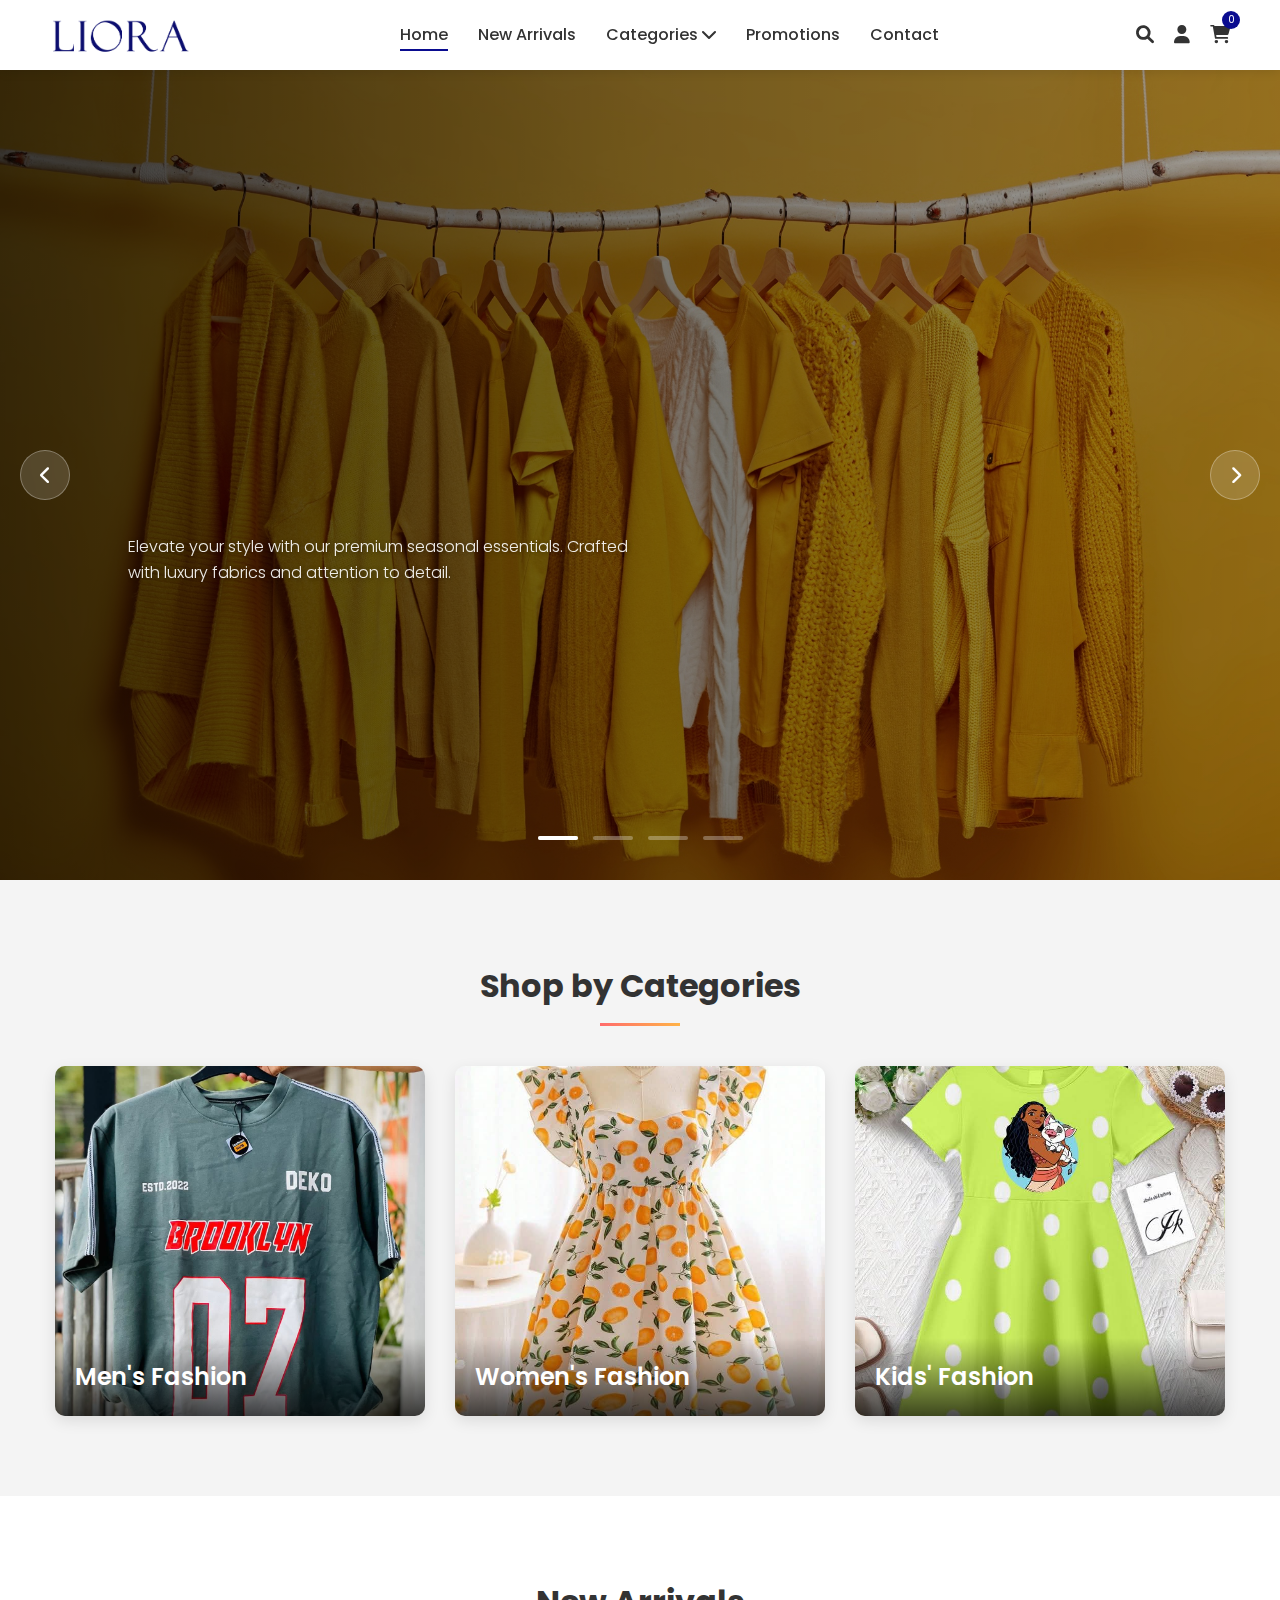
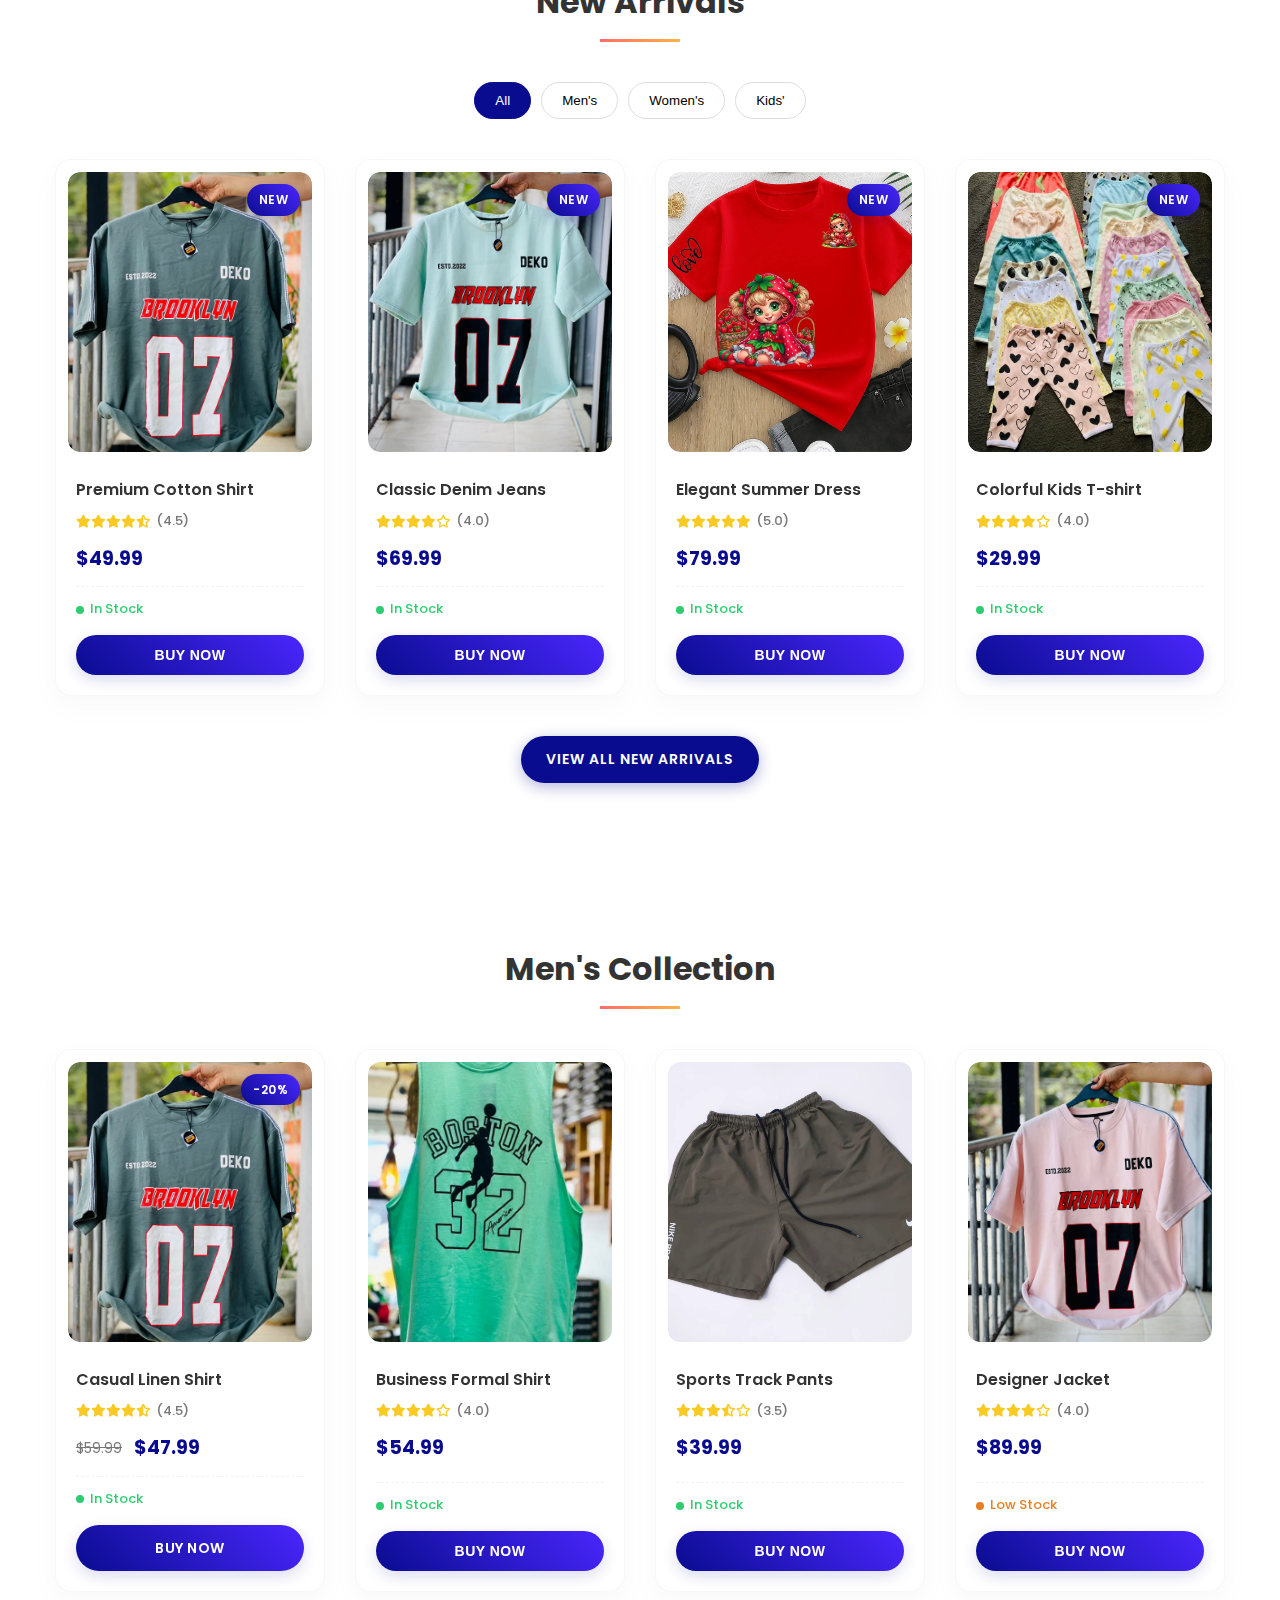
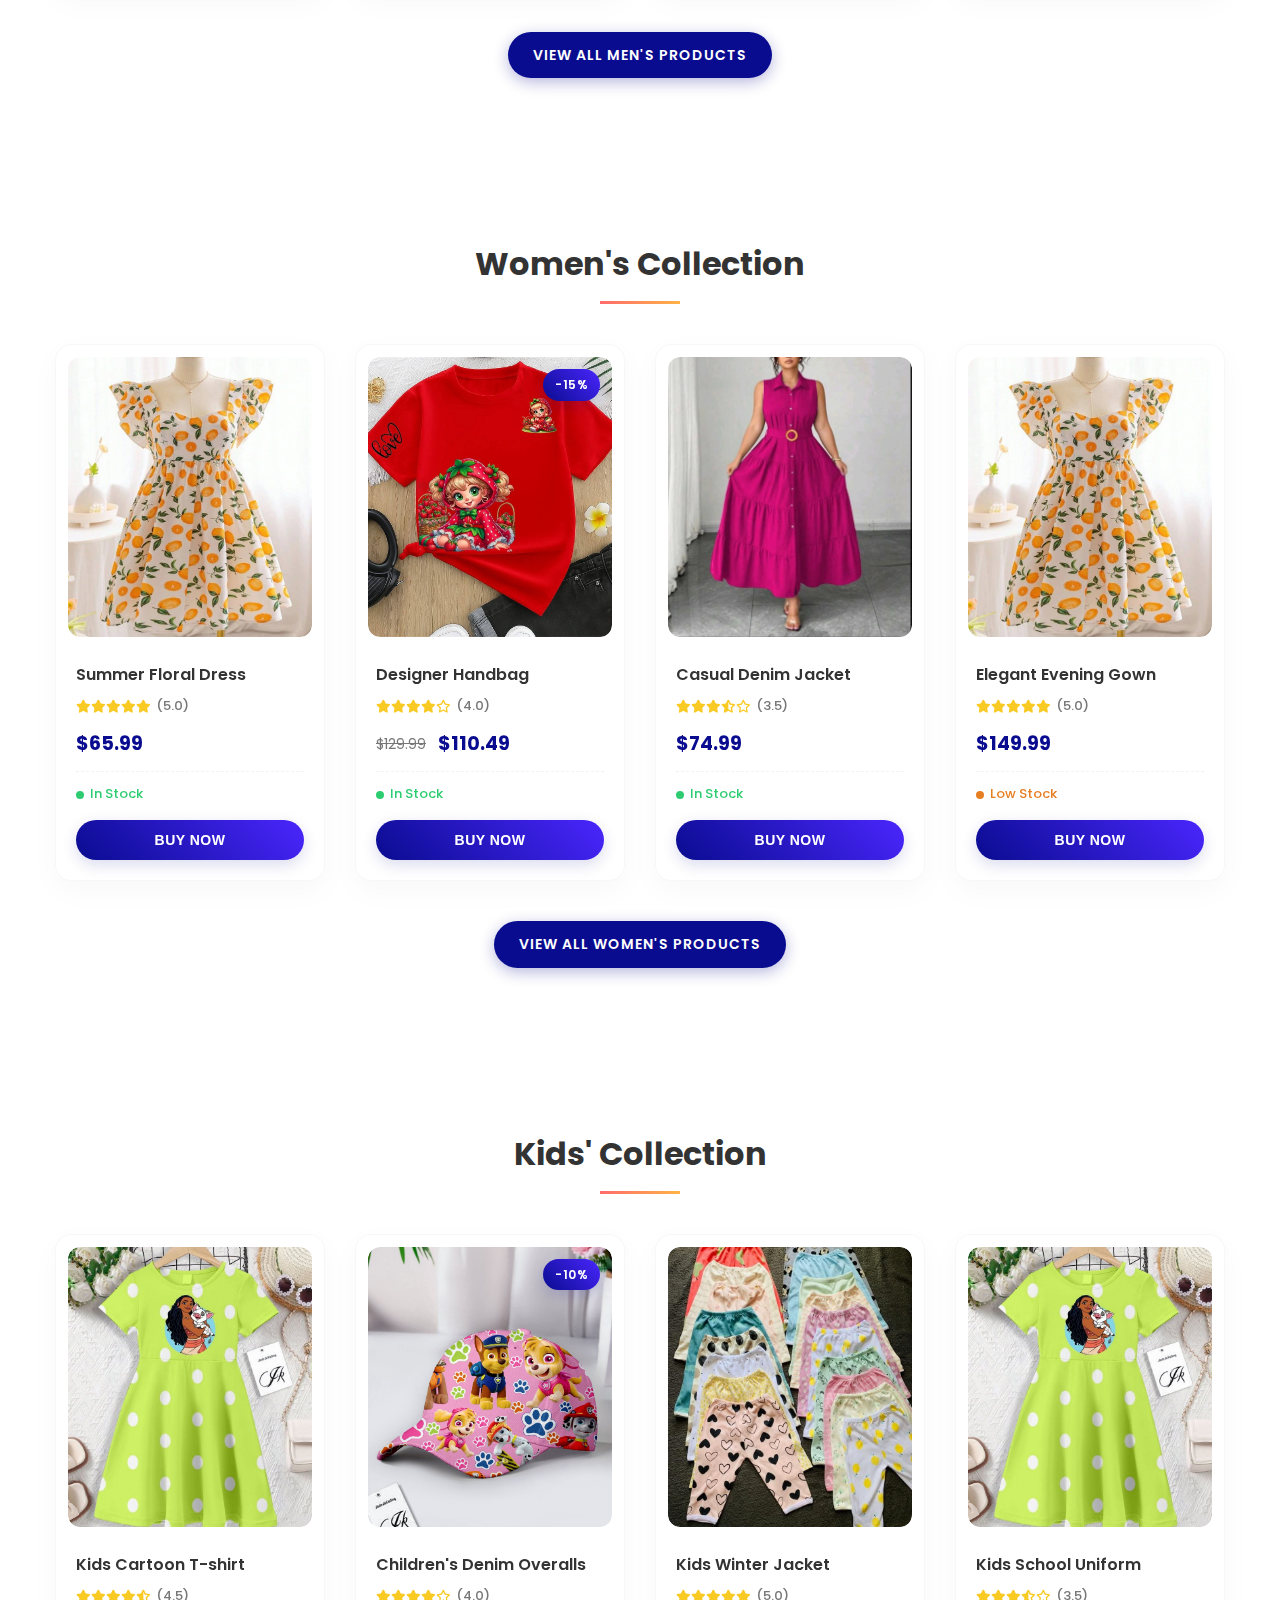
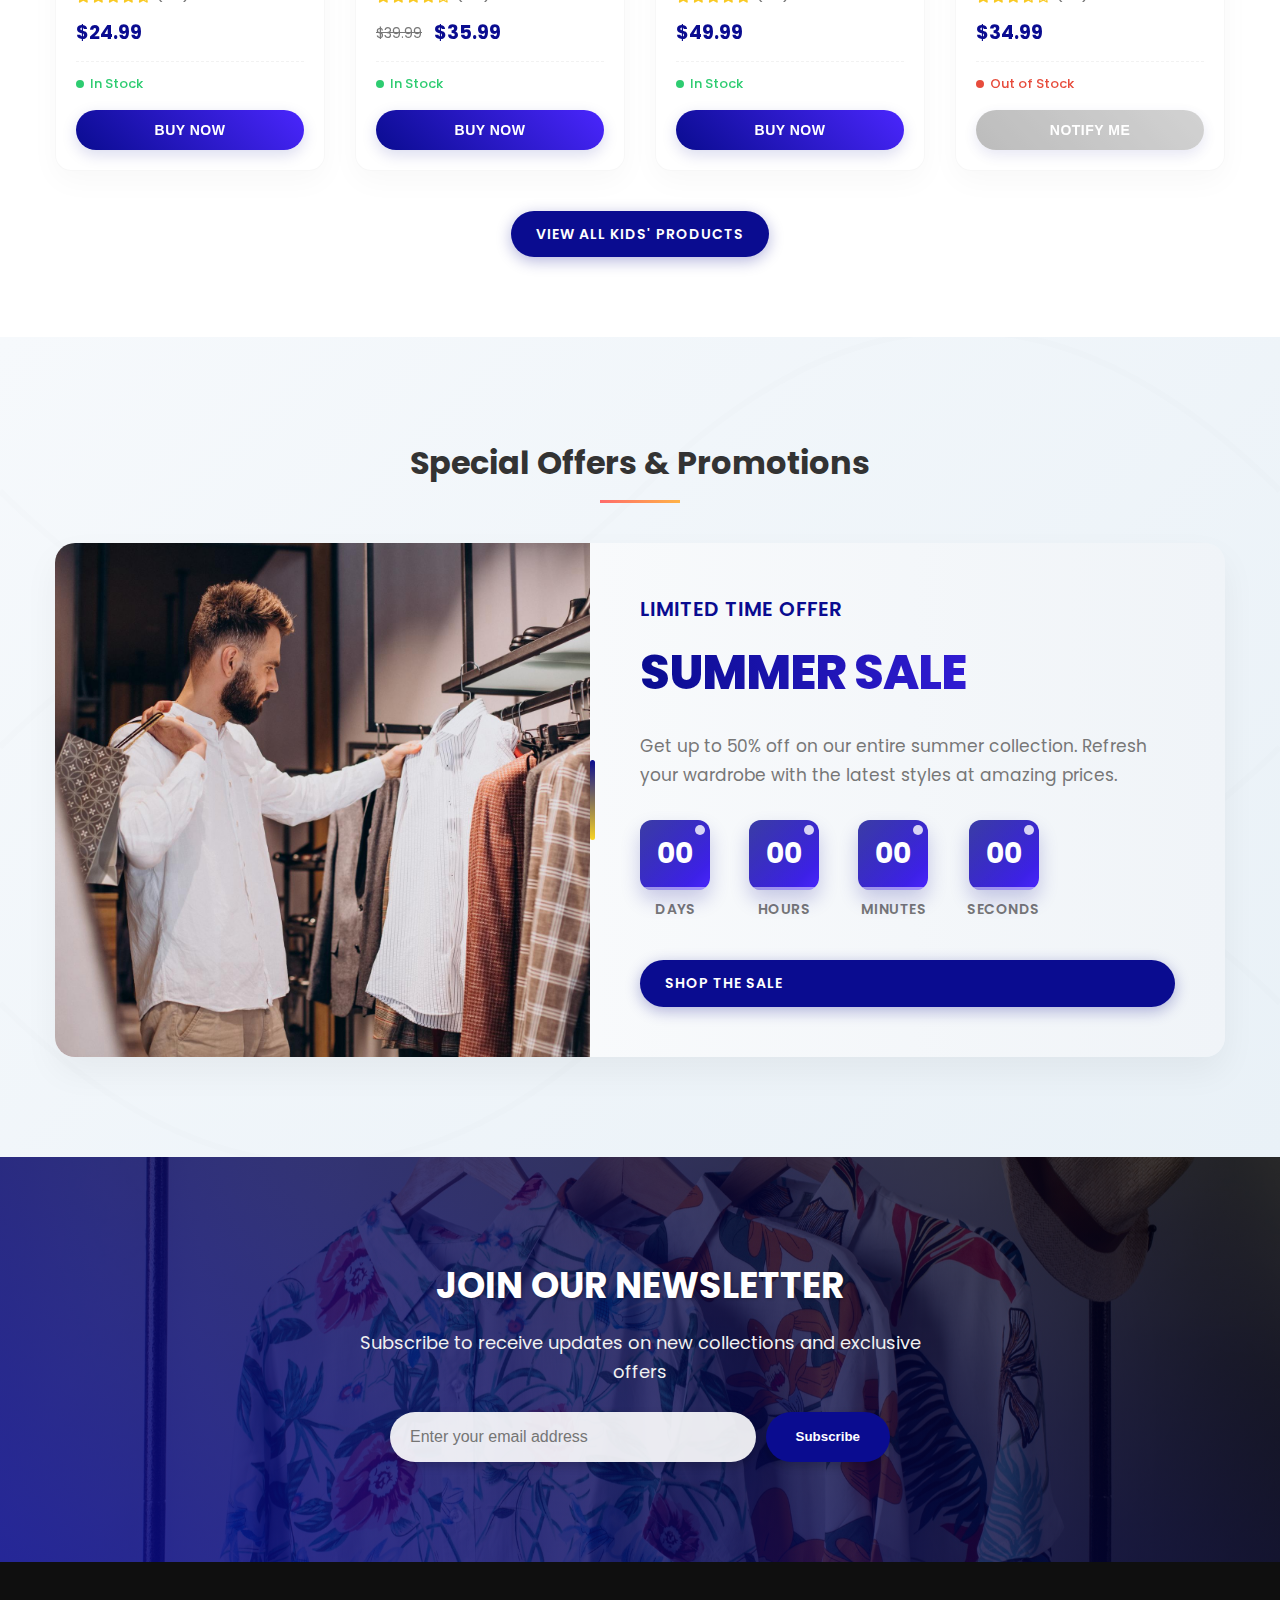
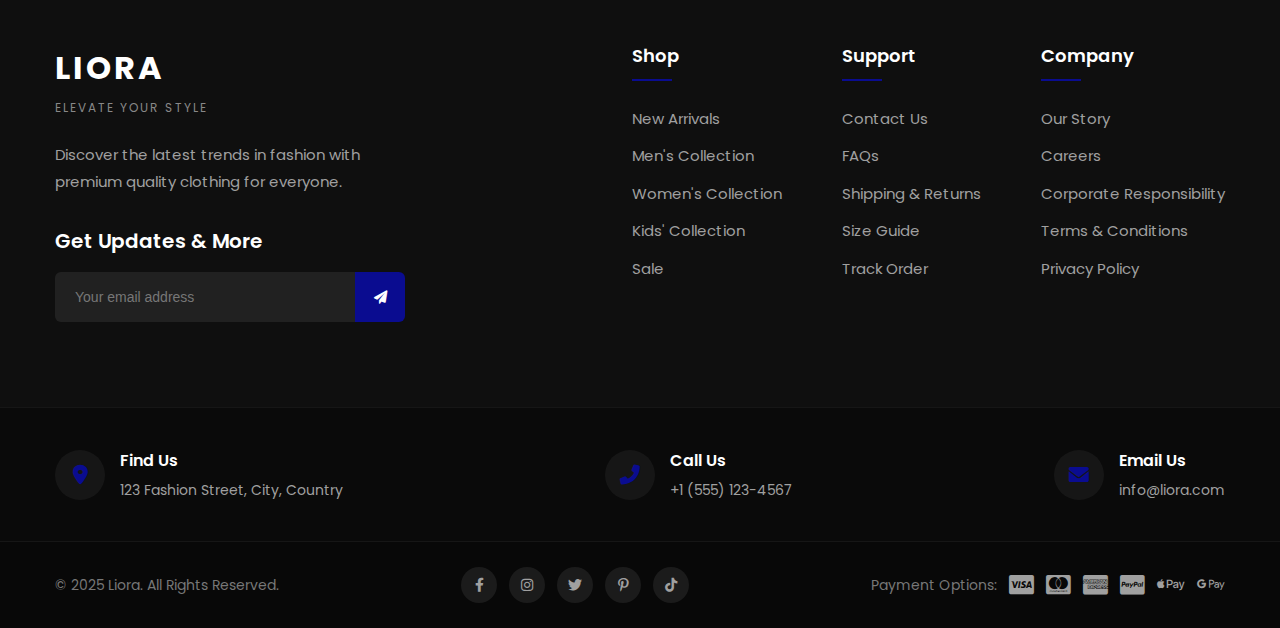
<file: index.html>
<!DOCTYPE html>
<html lang="en">
<head>
    <meta charset="UTF-8">
    <meta name="viewport" content="width=device-width, initial-scale=1.0">
    <title>Liora - Modern Clothing Store</title>
    <link rel="stylesheet" href="styles.css">
    <link rel="stylesheet" href="https://cdnjs.cloudflare.com/ajax/libs/font-awesome/6.0.0/css/all.min.css">
    <link href="https://fonts.googleapis.com/css2?family=Poppins:wght@300;400;500;600;700&display=swap" rel="stylesheet">
</head>
<body>
    <!-- Scroll Progress Bar -->
    <div class="scroll-progress-container">
        <div class="scroll-progress-bar"></div>
    </div>
    
    <!-- Back to Top Button -->
    <div class="back-to-top">
        <i class="fas fa-chevron-up"></i>
    </div>

    <!-- Header Section -->
    <header>
        <div class="logo-container">
            <img src="assets/Logo.png" alt="Liora Logo" class="logo">
        </div>
        <div class="menu-toggle">
            <img src="assets/menu.png" alt="Menu" class="menu-icon">
        </div>
        <nav class="navigation">
            <ul>
                <li><a href="#home" class="active">Home</a></li>
                <li><a href="#new-arrivals">New Arrivals</a></li>
                <li class="dropdown">
                    <a href="#categories">Categories <i class="fas fa-chevron-down"></i></a>
                    <div class="dropdown-content">
                        <a href="#mens">Men's Collection</a>
                        <a href="#womens">Women's Collection</a>
                        <a href="#kids">Kids' Collection</a>
                    </div>
                </li>
                <li><a href="#promotions">Promotions</a></li>
                <li><a href="#contact">Contact</a></li>
            </ul>
        </nav>
        <div class="header-icons">
            <a href="#search"><i class="fas fa-search"></i></a>
            <a href="#account"><i class="fas fa-user"></i></a>
            <a href="#cart"><i class="fas fa-shopping-cart"></i><span class="cart-count">0</span></a>
        </div>
    </header>

    <!-- Modern Hero Section with Slider & Advanced Animations -->
    <section class="hero-section" id="home">
        <div class="slider">
            <div class="slide active">
                <div class="slide-bg-wrapper">
                    <img src="assets/Header1.jpg" alt="Fall Fashion Collection" class="slide-bg">
                    <div class="slide-overlay"></div>
                </div>
                <div class="slide-content">
                    <div class="content-animation">
                        <span class="subtitle">New Season Styles</span>
                        <h2 class="animate-text">Fall Collection 2025</h2>
                        <p class="animate-text delay-1">Discover the latest trends in fashion</p>
                        <p class="slide-description animate-text delay-2">Elevate your style with our premium seasonal essentials. Crafted with luxury fabrics and attention to detail.</p>
                        <a href="#new-arrivals" class="btn animate-btn delay-3">Shop Now</a>
                    </div>
                </div>
            </div>
            <div class="slide">
                <div class="slide-bg-wrapper">
                    <img src="assets/Header2.jpg" alt="Premium Fashion Collection" class="slide-bg">
                    <div class="slide-overlay"></div>
                </div>
                <div class="slide-content">
                    <div class="content-animation">
                        <span class="subtitle">Handcrafted Excellence</span>
                        <h2 class="animate-text">Premium Quality</h2>
                        <p class="animate-text delay-1">Exclusive designs for every occasion</p>
                        <p class="slide-description animate-text delay-2">Timeless elegance meets contemporary style in our curated collection. Perfect for special events and everyday luxury.</p>
                        <a href="#promotions" class="btn animate-btn delay-3">View Offers</a>
                    </div>
                </div>
            </div>
            <div class="slide">
                <div class="slide-bg-wrapper">
                    <img src="assets/Header3.jpg" alt="Seasonal Collection" class="slide-bg">
                    <div class="slide-overlay"></div>
                </div>
                <div class="slide-content">
                    <div class="content-animation">
                        <span class="subtitle">Season's Finest</span>
                        <h2 class="animate-text">Autumn Essentials</h2>
                        <p class="animate-text delay-1">Comfort meets style in our new arrivals</p>
                        <p class="slide-description animate-text delay-2">Discover the perfect blend of comfort and elegance with our curated autumn selection. Designed for the modern lifestyle.</p>
                        <a href="#new-arrivals" class="btn animate-btn delay-3">Explore Now</a>
                    </div>
                </div>
            </div>
            <div class="slide">
                <div class="slide-bg-wrapper">
                    <img src="assets/Header4.jpg" alt="Limited Edition Collection" class="slide-bg">
                    <div class="slide-overlay"></div>
                </div>
                <div class="slide-content">
                    <div class="content-animation">
                        <span class="subtitle">Limited Edition</span>
                        <h2 class="animate-text">Exclusive Release</h2>
                        <p class="animate-text delay-1">Designed for the trendsetters</p>
                        <p class="slide-description animate-text delay-2">Be among the first to own our limited edition pieces. Exceptional craftsmanship with unique designs that stand out.</p>
                        <a href="#collections" class="btn animate-btn delay-3">Shop Collection</a>
                    </div>
                </div>
            </div>
        </div>
        <div class="slider-controls">
            <button class="prev"><i class="fas fa-chevron-left"></i></button>
            <button class="next"><i class="fas fa-chevron-right"></i></button>
        </div>
        <div class="slider-pagination">
            <div class="slider-dots">
                <span class="dot active" data-slide="0"><span class="dot-progress"></span></span>
                <span class="dot" data-slide="1"><span class="dot-progress"></span></span>
                <span class="dot" data-slide="2"><span class="dot-progress"></span></span>
                <span class="dot" data-slide="3"><span class="dot-progress"></span></span>
            </div>
        </div>
    </section>

    <!-- Featured Categories -->
    <section class="categories-section">
        <div class="container">
            <h2 class="section-title">Shop by Categories</h2>
            <div class="categories-grid">
                <div class="category-card" onclick="location.href='#mens'">
                    <img src="assets/mens/Product1.jpeg" alt="Men's Fashion">
                    <div class="category-title">Men's Fashion</div>
                </div>
                <div class="category-card" onclick="location.href='#womens'">
                    <img src="assets/Women/Product1.jpeg" alt="Women's Fashion">
                    <div class="category-title">Women's Fashion</div>
                </div>
                <div class="category-card" onclick="location.href='#kids'">
                    <img src="assets/Kids/Product1.jpeg" alt="Kids' Fashion">
                    <div class="category-title">Kids' Fashion</div>
                </div>
            </div>
        </div>
    </section>

    <!-- New Arrivals Section -->
    <section class="products-section" id="new-arrivals">
        <div class="container">
            <h2 class="section-title">New Arrivals</h2>
            <div class="filter-tabs">
                <button class="filter-btn active" data-filter="all">All</button>
                <button class="filter-btn" data-filter="mens">Men's</button>
                <button class="filter-btn" data-filter="womens">Women's</button>
                <button class="filter-btn" data-filter="kids">Kids'</button>
            </div>
            <div class="products-grid">
                <!-- Men's Products -->
                <div class="product-card" data-category="mens">
                    <div class="product-image">
                        <span class="discount-tag">New</span>
                        <img src="assets/Product(Mens)/Product1.jpeg" alt="Men's Product">
                        <div class="product-overlay">
                            <a href="#" class="btn-view"><i class="fas fa-eye"></i></a>
                            <a href="#" class="btn-cart"><i class="fas fa-shopping-cart"></i></a>
                            <a href="#" class="btn-wishlist"><i class="fas fa-heart"></i></a>
                        </div>
                    </div>
                    <div class="product-info">
                        <h3>Premium Cotton Shirt</h3>
                        <div class="rating">
                            <i class="fas fa-star"></i>
                            <i class="fas fa-star"></i>
                            <i class="fas fa-star"></i>
                            <i class="fas fa-star"></i>
                            <i class="fas fa-star-half-alt"></i>
                            <span>(4.5)</span>
                        </div>
                        <div class="product-price">
                            <span class="price">$49.99</span>
                        </div>
                        <div class="product-availability">
                            <span class="in-stock">In Stock</span>
                        </div>
                        <button class="buy-now-btn">
                            Buy Now
                        </button>
                    </div>
                </div>
                <div class="product-card" data-category="mens">
                    <div class="product-image">
                        <span class="discount-tag">New</span>
                        <img src="assets/Product(Mens)/Product1,1.jpeg" alt="Men's Product">
                        <div class="product-overlay">
                            <a href="#" class="btn-view"><i class="fas fa-eye"></i></a>
                            <a href="#" class="btn-cart"><i class="fas fa-shopping-cart"></i></a>
                            <a href="#" class="btn-wishlist"><i class="fas fa-heart"></i></a>
                        </div>
                    </div>
                    <div class="product-info">
                        <h3>Classic Denim Jeans</h3>
                        <div class="rating">
                            <i class="fas fa-star"></i>
                            <i class="fas fa-star"></i>
                            <i class="fas fa-star"></i>
                            <i class="fas fa-star"></i>
                            <i class="far fa-star"></i>
                            <span>(4.0)</span>
                        </div>
                        <div class="product-price">
                            <span class="price">$69.99</span>
                        </div>
                        <div class="product-availability">
                            <span class="in-stock">In Stock</span>
                        </div>
                        <button class="buy-now-btn">
                            Buy Now
                        </button>
                    </div>
                </div>
                <!-- Women's Products -->
                <div class="product-card" data-category="womens">
                    <div class="product-image">
                        <span class="discount-tag">New</span>
                        <img src="assets/Women/Product2.jpeg" alt="Women's Product">
                        <div class="product-overlay">
                            <a href="#" class="btn-view"><i class="fas fa-eye"></i></a>
                            <a href="#" class="btn-cart"><i class="fas fa-shopping-cart"></i></a>
                            <a href="#" class="btn-wishlist"><i class="fas fa-heart"></i></a>
                        </div>
                    </div>
                    <div class="product-info">
                        <h3>Elegant Summer Dress</h3>
                        <div class="rating">
                            <i class="fas fa-star"></i>
                            <i class="fas fa-star"></i>
                            <i class="fas fa-star"></i>
                            <i class="fas fa-star"></i>
                            <i class="fas fa-star"></i>
                            <span>(5.0)</span>
                        </div>
                        <div class="product-price">
                            <span class="price">$79.99</span>
                        </div>
                        <div class="product-availability">
                            <span class="in-stock">In Stock</span>
                        </div>
                        <button class="buy-now-btn">
                            Buy Now
                        </button>
                    </div>
                </div>
                <!-- Kids Products -->
                <div class="product-card" data-category="kids">
                    <div class="product-image">
                        <span class="discount-tag">New</span>
                        <img src="assets/Kids/Product3.jpeg" alt="Kids' Product">
                        <div class="product-overlay">
                            <a href="#" class="btn-view"><i class="fas fa-eye"></i></a>
                            <a href="#" class="btn-cart"><i class="fas fa-shopping-cart"></i></a>
                            <a href="#" class="btn-wishlist"><i class="fas fa-heart"></i></a>
                        </div>
                    </div>
                    <div class="product-info">
                        <h3>Colorful Kids T-shirt</h3>
                        <div class="rating">
                            <i class="fas fa-star"></i>
                            <i class="fas fa-star"></i>
                            <i class="fas fa-star"></i>
                            <i class="fas fa-star"></i>
                            <i class="far fa-star"></i>
                            <span>(4.0)</span>
                        </div>
                        <div class="product-price">
                            <span class="price">$29.99</span>
                        </div>
                        <div class="product-availability">
                            <span class="in-stock">In Stock</span>
                        </div>
                        <button class="buy-now-btn">
                            Buy Now
                        </button>
                    </div>
                </div>
            </div>
            <div class="view-more">
                <a href="#" class="btn">View All New Arrivals</a>
            </div>
        </div>
    </section>

    <!-- Men's Collection Section -->
    <section class="products-section" id="mens">
        <div class="container">
            <h2 class="section-title">Men's Collection</h2>
            <div class="products-grid">
                <div class="product-card" onclick="location.href='product-details.html'">
                    <div class="product-image">
                        <span class="discount-tag">-20%</span>
                        <img src="assets/mens/Product1.jpeg" alt="Men's Product">
                        <div class="product-overlay">
                            <a href="product-details.html" class="btn-view"><i class="fas fa-eye"></i></a>
                            <a href="#" class="btn-cart"><i class="fas fa-shopping-cart"></i></a>
                            <a href="#" class="btn-wishlist"><i class="fas fa-heart"></i></a>
                        </div>
                    </div>
                    <div class="product-info">
                        <h3>Casual Linen Shirt</h3>
                        <div class="rating">
                            <i class="fas fa-star"></i>
                            <i class="fas fa-star"></i>
                            <i class="fas fa-star"></i>
                            <i class="fas fa-star"></i>
                            <i class="fas fa-star-half-alt"></i>
                            <span>(4.5)</span>
                        </div>
                        <div class="product-price">
                            <span class="original-price">$59.99</span>
                            <span class="price">$47.99</span>
                        </div>
                        <div class="product-availability">
                            <span class="in-stock">In Stock</span>
                        </div>
                        <a href="product-details.html" class="buy-now-btn">
                            Buy Now
                        </a>
                    </div>
                </div>
                <div class="product-card">
                    <div class="product-image">
                        <img src="assets/mens/Product2.jpeg" alt="Men's Product">
                        <div class="product-overlay">
                            <a href="#" class="btn-view"><i class="fas fa-eye"></i></a>
                            <a href="#" class="btn-cart"><i class="fas fa-shopping-cart"></i></a>
                            <a href="#" class="btn-wishlist"><i class="fas fa-heart"></i></a>
                        </div>
                    </div>
                    <div class="product-info">
                        <h3>Business Formal Shirt</h3>
                        <div class="rating">
                            <i class="fas fa-star"></i>
                            <i class="fas fa-star"></i>
                            <i class="fas fa-star"></i>
                            <i class="fas fa-star"></i>
                            <i class="far fa-star"></i>
                            <span>(4.0)</span>
                        </div>
                        <div class="product-price">
                            <span class="price">$54.99</span>
                        </div>
                        <div class="product-availability">
                            <span class="in-stock">In Stock</span>
                        </div>
                        <button class="buy-now-btn">
                            Buy Now
                        </button>
                    </div>
                </div>
                <div class="product-card">
                    <div class="product-image">
                        <img src="assets/mens/Product3.jpeg" alt="Men's Product">
                        <div class="product-overlay">
                            <a href="#" class="btn-view"><i class="fas fa-eye"></i></a>
                            <a href="#" class="btn-cart"><i class="fas fa-shopping-cart"></i></a>
                            <a href="#" class="btn-wishlist"><i class="fas fa-heart"></i></a>
                        </div>
                    </div>
                    <div class="product-info">
                        <h3>Sports Track Pants</h3>
                        <div class="rating">
                            <i class="fas fa-star"></i>
                            <i class="fas fa-star"></i>
                            <i class="fas fa-star"></i>
                            <i class="fas fa-star-half-alt"></i>
                            <i class="far fa-star"></i>
                            <span>(3.5)</span>
                        </div>
                        <div class="product-price">
                            <span class="price">$39.99</span>
                        </div>
                        <div class="product-availability">
                            <span class="in-stock">In Stock</span>
                        </div>
                        <button class="buy-now-btn">
                            Buy Now
                        </button>
                    </div>
                </div>
                <div class="product-card">
                    <div class="product-image">
                        <img src="assets/Product(Mens)/Product1,2.jpeg" alt="Men's Product">
                        <div class="product-overlay">
                            <a href="#" class="btn-view"><i class="fas fa-eye"></i></a>
                            <a href="#" class="btn-cart"><i class="fas fa-shopping-cart"></i></a>
                            <a href="#" class="btn-wishlist"><i class="fas fa-heart"></i></a>
                        </div>
                    </div>
                    <div class="product-info">
                        <h3>Designer Jacket</h3>
                        <div class="rating">
                            <i class="fas fa-star"></i>
                            <i class="fas fa-star"></i>
                            <i class="fas fa-star"></i>
                            <i class="fas fa-star"></i>
                            <i class="far fa-star"></i>
                            <span>(4.0)</span>
                        </div>
                        <div class="product-price">
                            <span class="price">$89.99</span>
                        </div>
                        <div class="product-availability">
                            <span class="low-stock">Low Stock</span>
                        </div>
                        <button class="buy-now-btn">
                            Buy Now
                        </button>
                    </div>
                </div>
            </div>
            <div class="view-more">
                <a href="#" class="btn">View All Men's Products</a>
            </div>
        </div>
    </section>

    <!-- Women's Collection Section -->
    <section class="products-section" id="womens">
        <div class="container">
            <h2 class="section-title">Women's Collection</h2>
            <div class="products-grid">
                <div class="product-card">
                    <div class="product-image">
                        <img src="assets/Women/Product1.jpeg" alt="Women's Product">
                        <div class="product-overlay">
                            <a href="#" class="btn-view"><i class="fas fa-eye"></i></a>
                            <a href="#" class="btn-cart"><i class="fas fa-shopping-cart"></i></a>
                            <a href="#" class="btn-wishlist"><i class="fas fa-heart"></i></a>
                        </div>
                    </div>
                    <div class="product-info">
                        <h3>Summer Floral Dress</h3>
                        <div class="rating">
                            <i class="fas fa-star"></i>
                            <i class="fas fa-star"></i>
                            <i class="fas fa-star"></i>
                            <i class="fas fa-star"></i>
                            <i class="fas fa-star"></i>
                            <span>(5.0)</span>
                        </div>
                        <div class="product-price">
                            <span class="price">$65.99</span>
                        </div>
                        <div class="product-availability">
                            <span class="in-stock">In Stock</span>
                        </div>
                        <button class="buy-now-btn">
                            Buy Now
                        </button>
                    </div>
                </div>
                <div class="product-card">
                    <div class="product-image">
                        <span class="discount-tag">-15%</span>
                        <img src="assets/Women/Product2.jpeg" alt="Women's Product">
                        <div class="product-overlay">
                            <a href="#" class="btn-view"><i class="fas fa-eye"></i></a>
                            <a href="#" class="btn-cart"><i class="fas fa-shopping-cart"></i></a>
                            <a href="#" class="btn-wishlist"><i class="fas fa-heart"></i></a>
                        </div>
                    </div>
                    <div class="product-info">
                        <h3>Designer Handbag</h3>
                        <div class="rating">
                            <i class="fas fa-star"></i>
                            <i class="fas fa-star"></i>
                            <i class="fas fa-star"></i>
                            <i class="fas fa-star"></i>
                            <i class="far fa-star"></i>
                            <span>(4.0)</span>
                        </div>
                        <div class="product-price">
                            <span class="original-price">$129.99</span>
                            <span class="price">$110.49</span>
                        </div>
                        <div class="product-availability">
                            <span class="in-stock">In Stock</span>
                        </div>
                        <button class="buy-now-btn">
                            Buy Now
                        </button>
                    </div>
                </div>
                <div class="product-card">
                    <div class="product-image">
                        <img src="assets/Women/Product3.jpeg" alt="Women's Product">
                        <div class="product-overlay">
                            <a href="#" class="btn-view"><i class="fas fa-eye"></i></a>
                            <a href="#" class="btn-cart"><i class="fas fa-shopping-cart"></i></a>
                            <a href="#" class="btn-wishlist"><i class="fas fa-heart"></i></a>
                        </div>
                    </div>
                    <div class="product-info">
                        <h3>Casual Denim Jacket</h3>
                        <div class="rating">
                            <i class="fas fa-star"></i>
                            <i class="fas fa-star"></i>
                            <i class="fas fa-star"></i>
                            <i class="fas fa-star-half-alt"></i>
                            <i class="far fa-star"></i>
                            <span>(3.5)</span>
                        </div>
                        <div class="product-price">
                            <span class="price">$74.99</span>
                        </div>
                        <div class="product-availability">
                            <span class="in-stock">In Stock</span>
                        </div>
                        <button class="buy-now-btn">
                            Buy Now
                        </button>
                    </div>
                </div>
                <div class="product-card">
                    <div class="product-image">
                        <img src="assets/Women/Product1.jpeg" alt="Women's Product">
                        <div class="product-overlay">
                            <a href="#" class="btn-view"><i class="fas fa-eye"></i></a>
                            <a href="#" class="btn-cart"><i class="fas fa-shopping-cart"></i></a>
                            <a href="#" class="btn-wishlist"><i class="fas fa-heart"></i></a>
                        </div>
                    </div>
                    <div class="product-info">
                        <h3>Elegant Evening Gown</h3>
                        <div class="rating">
                            <i class="fas fa-star"></i>
                            <i class="fas fa-star"></i>
                            <i class="fas fa-star"></i>
                            <i class="fas fa-star"></i>
                            <i class="fas fa-star"></i>
                            <span>(5.0)</span>
                        </div>
                        <div class="product-price">
                            <span class="price">$149.99</span>
                        </div>
                        <div class="product-availability">
                            <span class="low-stock">Low Stock</span>
                        </div>
                        <button class="buy-now-btn">
                            Buy Now
                        </button>
                    </div>
                </div>
            </div>
            <div class="view-more">
                <a href="#" class="btn">View All Women's Products</a>
            </div>
        </div>
    </section>

    <!-- Kids Collection Section -->
    <section class="products-section" id="kids">
        <div class="container">
            <h2 class="section-title">Kids' Collection</h2>
            <div class="products-grid">
                <div class="product-card">
                    <div class="product-image">
                        <img src="assets/Kids/Product1.jpeg" alt="Kids' Product">
                        <div class="product-overlay">
                            <a href="#" class="btn-view"><i class="fas fa-eye"></i></a>
                            <a href="#" class="btn-cart"><i class="fas fa-shopping-cart"></i></a>
                            <a href="#" class="btn-wishlist"><i class="fas fa-heart"></i></a>
                        </div>
                    </div>
                    <div class="product-info">
                        <h3>Kids Cartoon T-shirt</h3>
                        <div class="rating">
                            <i class="fas fa-star"></i>
                            <i class="fas fa-star"></i>
                            <i class="fas fa-star"></i>
                            <i class="fas fa-star"></i>
                            <i class="fas fa-star-half-alt"></i>
                            <span>(4.5)</span>
                        </div>
                        <div class="product-price">
                            <span class="price">$24.99</span>
                        </div>
                        <div class="product-availability">
                            <span class="in-stock">In Stock</span>
                        </div>
                        <button class="buy-now-btn">
                            Buy Now
                        </button>
                    </div>
                </div>
                <div class="product-card">
                    <div class="product-image">
                        <span class="discount-tag">-10%</span>
                        <img src="assets/Kids/Product2.jpeg" alt="Kids' Product">
                        <div class="product-overlay">
                            <a href="#" class="btn-view"><i class="fas fa-eye"></i></a>
                            <a href="#" class="btn-cart"><i class="fas fa-shopping-cart"></i></a>
                            <a href="#" class="btn-wishlist"><i class="fas fa-heart"></i></a>
                        </div>
                    </div>
                    <div class="product-info">
                        <h3>Children's Denim Overalls</h3>
                        <div class="rating">
                            <i class="fas fa-star"></i>
                            <i class="fas fa-star"></i>
                            <i class="fas fa-star"></i>
                            <i class="fas fa-star"></i>
                            <i class="far fa-star"></i>
                            <span>(4.0)</span>
                        </div>
                        <div class="product-price">
                            <span class="original-price">$39.99</span>
                            <span class="price">$35.99</span>
                        </div>
                        <div class="product-availability">
                            <span class="in-stock">In Stock</span>
                        </div>
                        <button class="buy-now-btn">
                            Buy Now
                        </button>
                    </div>
                </div>
                <div class="product-card">
                    <div class="product-image">
                        <img src="assets/Kids/Product3.jpeg" alt="Kids' Product">
                        <div class="product-overlay">
                            <a href="#" class="btn-view"><i class="fas fa-eye"></i></a>
                            <a href="#" class="btn-cart"><i class="fas fa-shopping-cart"></i></a>
                            <a href="#" class="btn-wishlist"><i class="fas fa-heart"></i></a>
                        </div>
                    </div>
                    <div class="product-info">
                        <h3>Kids Winter Jacket</h3>
                        <div class="rating">
                            <i class="fas fa-star"></i>
                            <i class="fas fa-star"></i>
                            <i class="fas fa-star"></i>
                            <i class="fas fa-star"></i>
                            <i class="fas fa-star"></i>
                            <span>(5.0)</span>
                        </div>
                        <div class="product-price">
                            <span class="price">$49.99</span>
                        </div>
                        <div class="product-availability">
                            <span class="in-stock">In Stock</span>
                        </div>
                        <button class="buy-now-btn">
                            Buy Now
                        </button>
                    </div>
                </div>
                <div class="product-card">
                    <div class="product-image">
                        <img src="assets/Kids/Product1.jpeg" alt="Kids' Product">
                        <div class="product-overlay">
                            <a href="#" class="btn-view"><i class="fas fa-eye"></i></a>
                            <a href="#" class="btn-cart"><i class="fas fa-shopping-cart"></i></a>
                            <a href="#" class="btn-wishlist"><i class="fas fa-heart"></i></a>
                        </div>
                    </div>
                    <div class="product-info">
                        <h3>Kids School Uniform</h3>
                        <div class="rating">
                            <i class="fas fa-star"></i>
                            <i class="fas fa-star"></i>
                            <i class="fas fa-star"></i>
                            <i class="fas fa-star-half-alt"></i>
                            <i class="far fa-star"></i>
                            <span>(3.5)</span>
                        </div>
                        <div class="product-price">
                            <span class="price">$34.99</span>
                        </div>
                        <div class="product-availability">
                            <span class="out-of-stock">Out of Stock</span>
                        </div>
                        <button class="buy-now-btn" disabled>
                            Notify Me
                        </button>
                    </div>
                </div>
            </div>
            <div class="view-more">
                <a href="#" class="btn">View All Kids' Products</a>
            </div>
        </div>
    </section>

    <!-- Promotions Section -->
    <section class="promotions-section" id="promotions">
        <div class="container">
            <h2 class="section-title">Special Offers & Promotions</h2>
            <div class="offer-container">
                <div class="offer-image">
                    <img src="assets/offer.jpg" alt="Special Offer">
                </div>
                <div class="offer-content">
                    <h3>Limited Time Offer</h3>
                    <h2>SUMMER SALE</h2>
                    <p>Get up to 50% off on our entire summer collection. Refresh your wardrobe with the latest styles at amazing prices.</p>
                    <div class="offer-timer" id="countdown-timer" data-end-date="2025-09-20T23:59:59">
                        <div class="timer-unit">
                            <span class="time-value" id="days-value">00
                                <span class="time-animation"></span>
                            </span>
                            <span class="time-label">Days</span>
                        </div>
                        <div class="timer-unit">
                            <span class="time-value" id="hours-value">00
                                <span class="time-animation"></span>
                            </span>
                            <span class="time-label">Hours</span>
                        </div>
                        <div class="timer-unit">
                            <span class="time-value" id="minutes-value">00
                                <span class="time-animation"></span>
                            </span>
                            <span class="time-label">Minutes</span>
                        </div>
                        <div class="timer-unit">
                            <span class="time-value" id="seconds-value">00
                                <span class="time-animation"></span>
                            </span>
                            <span class="time-label">Seconds</span>
                        </div>
                    </div>
                    <a href="#" class="btn">Shop The Sale</a>
                </div>
            </div>
        </div>
    </section>

    <!-- Newsletter Section -->
    <section class="newsletter-section">
        <div class="container">
            <div class="newsletter-content">
                <h2>JOIN OUR NEWSLETTER</h2>
                <p>Subscribe to receive updates on new collections and exclusive offers</p>
                <form class="newsletter-form">
                    <div class="input-group">
                        <input type="email" placeholder="Enter your email address">
                        <button type="submit">Subscribe</button>
                    </div>
                </form>
            </div>
        </div>
    </section>

    <!-- Footer Section -->
    <footer class="modern-footer">
        <div class="footer-top">
            <div class="container">
                <div class="footer-brand">
                    <div class="footer-logo">
                        <h2>LIORA</h2>
                        <span class="tagline">ELEVATE YOUR STYLE</span>
                    </div>
                    <p>Discover the latest trends in fashion with premium quality clothing for everyone.</p>
                    <div class="footer-newsletter">
                        <h4>Get Updates & More</h4>
                        <form class="footer-subscribe">
                            <input type="email" placeholder="Your email address">
                            <button type="submit"><i class="fas fa-paper-plane"></i></button>
                        </form>
                    </div>
                </div>
                
                <div class="footer-nav-container">
                    <div class="footer-nav">
                        <h4>Shop</h4>
                        <ul>
                            <li><a href="#new-arrivals">New Arrivals</a></li>
                            <li><a href="#mens">Men's Collection</a></li>
                            <li><a href="#womens">Women's Collection</a></li>
                            <li><a href="#kids">Kids' Collection</a></li>
                            <li><a href="#promotions">Sale</a></li>
                        </ul>
                    </div>
                    
                    <div class="footer-nav">
                        <h4>Support</h4>
                        <ul>
                            <li><a href="#">Contact Us</a></li>
                            <li><a href="#">FAQs</a></li>
                            <li><a href="#">Shipping & Returns</a></li>
                            <li><a href="#">Size Guide</a></li>
                            <li><a href="#">Track Order</a></li>
                        </ul>
                    </div>
                    
                    <div class="footer-nav">
                        <h4>Company</h4>
                        <ul>
                            <li><a href="#">Our Story</a></li>
                            <li><a href="#">Careers</a></li>
                            <li><a href="#">Corporate Responsibility</a></li>
                            <li><a href="#">Terms & Conditions</a></li>
                            <li><a href="#">Privacy Policy</a></li>
                        </ul>
                    </div>
                </div>
            </div>
        </div>
        
        <div class="footer-middle">
            <div class="container">
                <div class="store-info">
                    <div class="info-item">
                        <div class="info-icon">
                            <i class="fas fa-map-marker-alt"></i>
                        </div>
                        <div class="info-content">
                            <h5>Find Us</h5>
                            <p>123 Fashion Street, City, Country</p>
                        </div>
                    </div>
                    
                    <div class="info-item">
                        <div class="info-icon">
                            <i class="fas fa-phone-alt"></i>
                        </div>
                        <div class="info-content">
                            <h5>Call Us</h5>
                            <p>+1 (555) 123-4567</p>
                        </div>
                    </div>
                    
                    <div class="info-item">
                        <div class="info-icon">
                            <i class="fas fa-envelope"></i>
                        </div>
                        <div class="info-content">
                            <h5>Email Us</h5>
                            <p>info@liora.com</p>
                        </div>
                    </div>
                </div>
            </div>
        </div>
        
        <div class="footer-bottom">
            <div class="container">
                <div class="copyright">
                    <p>&copy; 2025 Liora. All Rights Reserved.</p>
                </div>
                
                <div class="social-links">
                    <a href="#" class="social-link"><i class="fab fa-facebook-f"></i></a>
                    <a href="#" class="social-link"><i class="fab fa-instagram"></i></a>
                    <a href="#" class="social-link"><i class="fab fa-twitter"></i></a>
                    <a href="#" class="social-link"><i class="fab fa-pinterest-p"></i></a>
                    <a href="#" class="social-link"><i class="fab fa-tiktok"></i></a>
                </div>
                
                <div class="payment-methods">
                    <span>Payment Options:</span>
                    <i class="fab fa-cc-visa"></i>
                    <i class="fab fa-cc-mastercard"></i>
                    <i class="fab fa-cc-amex"></i>
                    <i class="fab fa-cc-paypal"></i>
                    <i class="fab fa-apple-pay"></i>
                    <i class="fab fa-google-pay"></i>
                </div>
            </div>
        </div>
    </footer>

    <script src="script.js"></script>
</body>
</html>
</file>
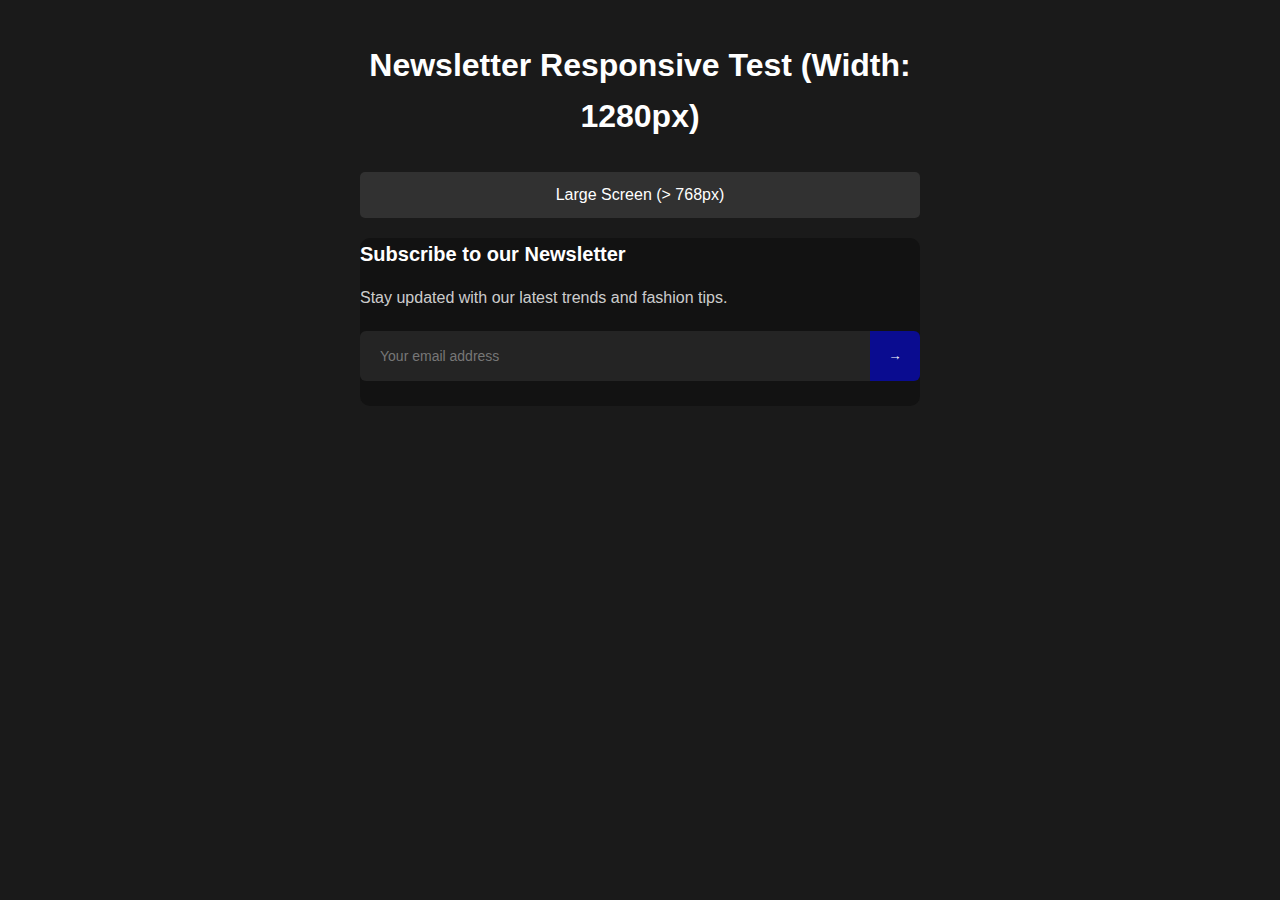
<file: newsletter-test.html>
<!DOCTYPE html>
<html lang="en">
<head>
    <meta charset="UTF-8">
    <meta name="viewport" content="width=device-width, initial-scale=1.0">
    <title>Newsletter Responsive Test</title>
    <link rel="stylesheet" href="styles.css">
    <style>
        body {
            background-color: #1a1a1a;
            padding: 20px;
        }
        
        .test-container {
            max-width: 600px;
            margin: 0 auto;
            padding: 20px;
        }
        
        .test-title {
            text-align: center;
            color: white;
            margin-bottom: 30px;
        }
        
        .screen-size-indicator {
            background-color: rgba(255, 255, 255, 0.1);
            color: white;
            padding: 10px;
            border-radius: 5px;
            margin-bottom: 20px;
            text-align: center;
        }
        
        @media (max-width: 768px) {
            .screen-size-indicator:after {
                content: "Medium Screen (< 768px)";
            }
        }
        
        @media (max-width: 576px) {
            .screen-size-indicator:after {
                content: "Small Screen (< 576px)";
            }
        }
        
        @media (min-width: 769px) {
            .screen-size-indicator:after {
                content: "Large Screen (> 768px)";
            }
        }
        
        .footer-section {
            background-color: #121212;
            border-radius: 10px;
            overflow: hidden;
        }
    </style>
</head>
<body>
    <div class="test-container">
        <h1 class="test-title">Newsletter Responsive Test</h1>
        
        <div class="screen-size-indicator"></div>
        
        <div class="footer-section">
            <div class="footer-column">
                <div class="footer-newsletter">
                    <h4>Subscribe to our Newsletter</h4>
                    <p>Stay updated with our latest trends and fashion tips.</p>
                    <div class="footer-subscribe">
                        <input type="email" placeholder="Your email address">
                        <button>→</button>
                    </div>
                </div>
            </div>
        </div>
    </div>
    
    <script>
        // Simple script to update screen width in real-time
        const updateScreenSize = () => {
            document.querySelector('.test-title').textContent = 
                `Newsletter Responsive Test (Width: ${window.innerWidth}px)`;
        };
        
        window.addEventListener('resize', updateScreenSize);
        updateScreenSize();
    </script>
</body>
</html>
</file>
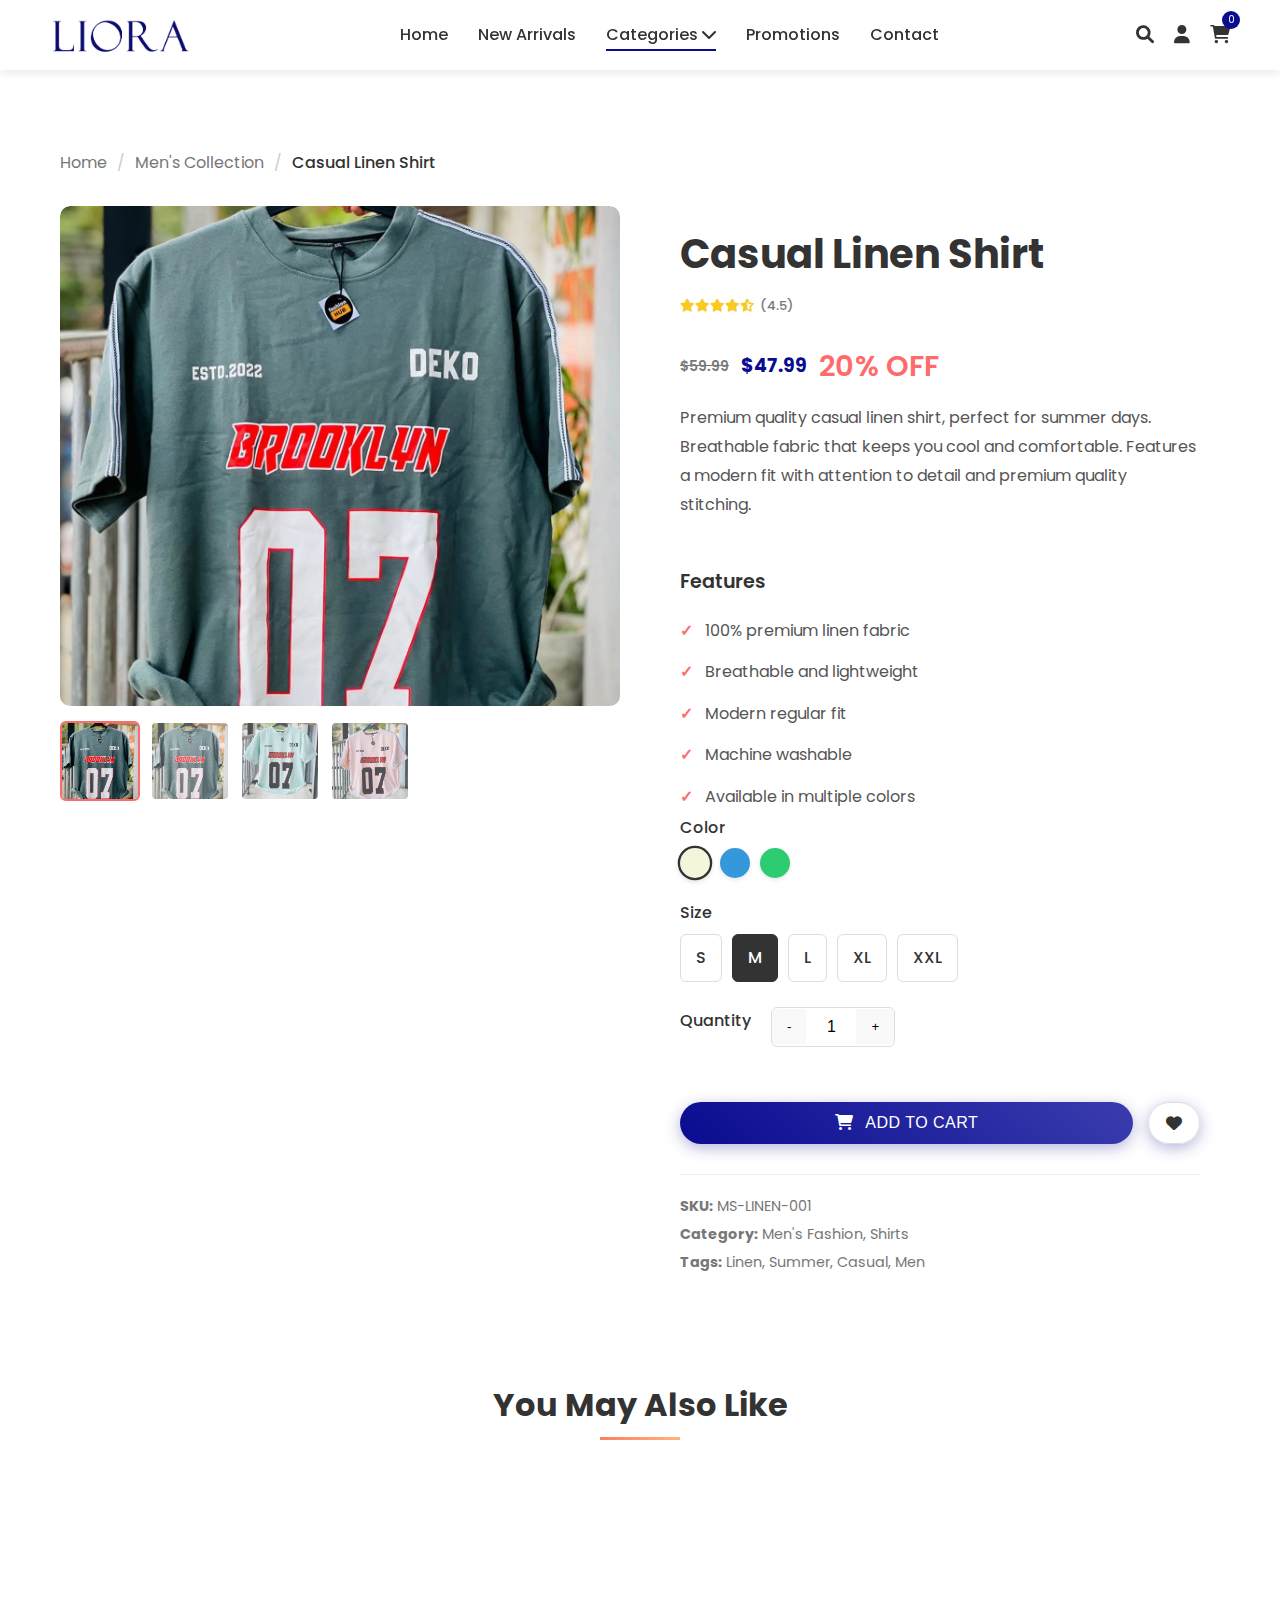
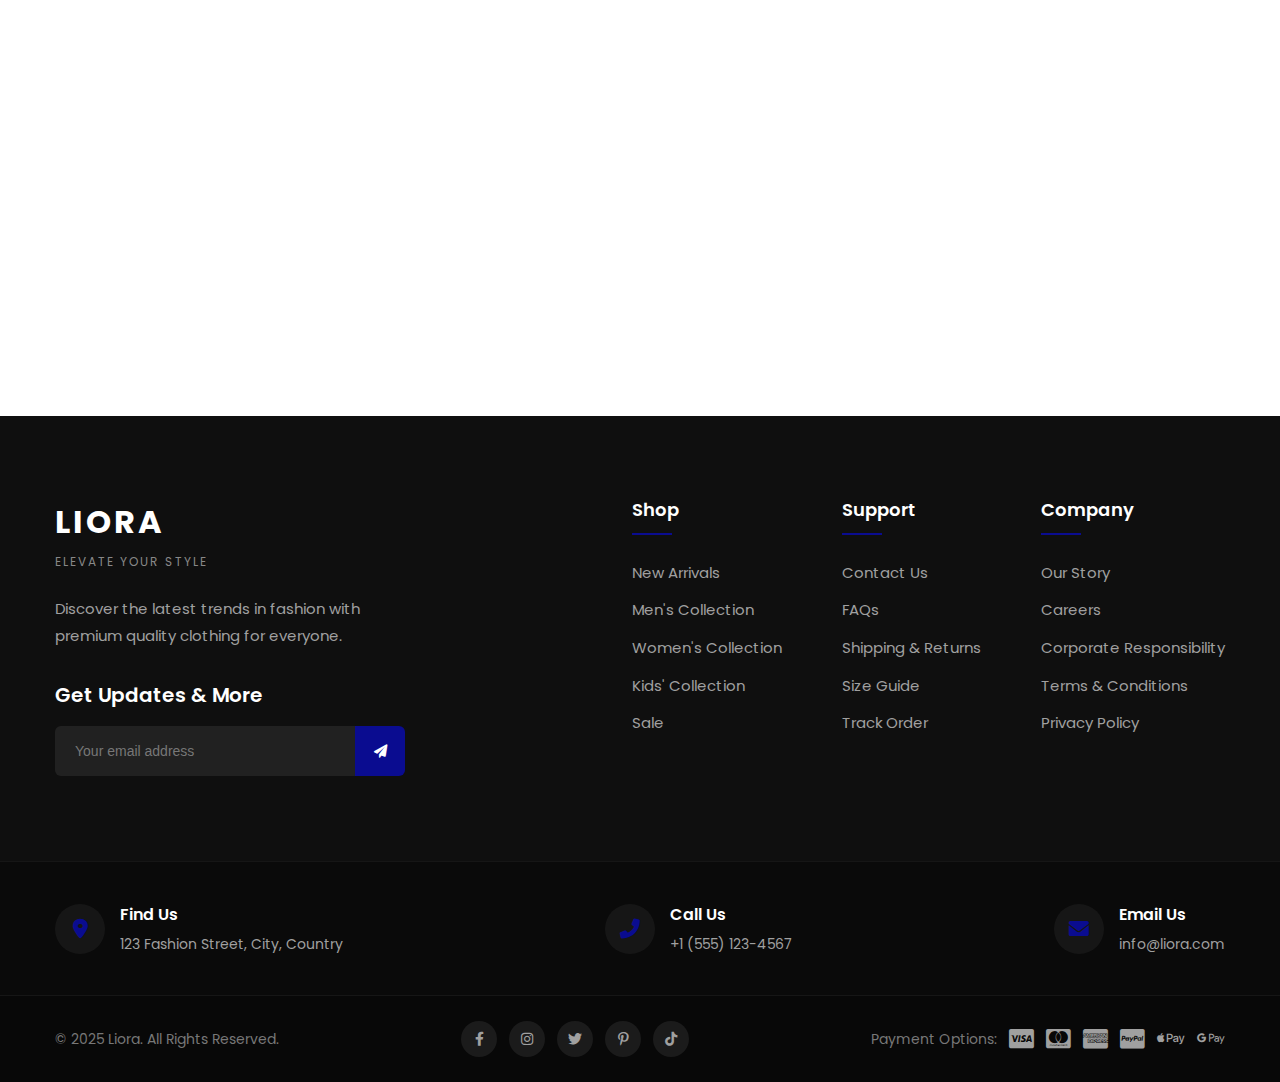
<file: product-details.html>
<!DOCTYPE html>
<html lang="en">
<head>
    <meta charset="UTF-8">
    <meta name="viewport" content="width=device-width, initial-scale=1.0">
    <title>Casual Linen Shirt - Liora</title>
    <link rel="stylesheet" href="styles.css">
    <link rel="stylesheet" href="https://cdnjs.cloudflare.com/ajax/libs/font-awesome/6.0.0/css/all.min.css">
    <link href="https://fonts.googleapis.com/css2?family=Poppins:wght@300;400;500;600;700&display=swap" rel="stylesheet">
    <style>
        /* Product Details Specific Styles */
        .product-details-container {
            max-width: 1200px;
            margin: 80px auto;
            padding: 0 20px;
            animation: fadeInUp 1s ease-out;
        }
        
        .product-details-grid {
            display: grid;
            grid-template-columns: 1fr 1fr;
            gap: 40px;
        }
        
        @media (max-width: 768px) {
            .product-details-grid {
                grid-template-columns: 1fr;
            }
        }
        
        /* Product Gallery */
        .product-gallery {
            position: relative;
            overflow: hidden;
            border-radius: 10px;
        }
        
        .main-image {
            width: 100%;
            height: 500px;
            overflow: hidden;
            border-radius: 10px;
            margin-bottom: 15px;
        }
        
        .main-image img {
            width: 100%;
            height: 100%;
            object-fit: cover;
            transition: transform 0.6s ease;
        }
        
        .thumbnail-container {
            display: flex;
            gap: 10px;
            margin-top: 15px;
        }
        
        .thumbnail {
            width: 80px;
            height: 80px;
            cursor: pointer;
            border-radius: 6px;
            overflow: hidden;
            opacity: 0.7;
            transition: all 0.3s ease;
            border: 2px solid transparent;
        }
        
        .thumbnail.active {
            opacity: 1;
            border-color: #ff6b6b;
        }
        
        .thumbnail img {
            width: 100%;
            height: 100%;
            object-fit: cover;
            transition: transform 0.4s ease;
        }
        
        .thumbnail:hover img {
            transform: scale(1.1);
        }
        
        /* Product Info */
        .product-info h1 {
            font-size: 2.5rem;
            margin-bottom: 10px;
            animation: fadeInLeft 0.7s ease-out;
        }
        
        .product-price {
            font-size: 1.8rem;
            color: #ff6b6b;
            margin: 15px 0;
            font-weight: 600;
            animation: fadeInLeft 0.8s ease-out;
        }
        
        .product-description {
            line-height: 1.8;
            margin-bottom: 25px;
            color: #555;
            animation: fadeInLeft 0.9s ease-out;
        }
        
        .color-options {
            margin-bottom: 25px;
            animation: fadeInLeft 1s ease-out;
        }
        
        .color-options h3 {
            margin-bottom: 10px;
            font-size: 1rem;
            color: #333;
            font-weight: 500;
        }
        
        .color-select {
            display: flex;
            gap: 10px;
        }
        
        .color-option {
            width: 30px;
            height: 30px;
            border-radius: 50%;
            cursor: pointer;
            box-shadow: 0 2px 4px rgba(0,0,0,0.1);
            transition: all 0.3s ease;
            position: relative;
            border: 2px solid transparent;
        }
        
        .color-option.active {
            transform: scale(1.15);
            border-color: #333;
        }
        
        .color-option:hover {
            transform: scale(1.1);
        }
        
        .color-beige {
            background-color: #f5f5dc;
        }
        
        .color-blue {
            background-color: #3498db;
        }
        
        .color-green {
            background-color: #2ecc71;
        }
        
        .size-options {
            margin-bottom: 25px;
            animation: fadeInLeft 1.1s ease-out;
        }
        
        .size-options h3 {
            margin-bottom: 10px;
            font-size: 1rem;
            color: #333;
            font-weight: 500;
        }
        
        .size-select {
            display: flex;
            flex-wrap: wrap;
            gap: 10px;
        }
        
        .size-option {
            padding: 10px 15px;
            border: 1px solid #ddd;
            border-radius: 6px;
            cursor: pointer;
            transition: all 0.3s ease;
            font-weight: 500;
        }
        
        .size-option.active {
            background-color: #333;
            color: white;
            border-color: #333;
        }
        
        .size-option:hover:not(.active) {
            border-color: #333;
        }
        
        .quantity-selector {
            display: flex;
            align-items: center;
            margin-bottom: 25px;
            animation: fadeInLeft 1.2s ease-out;
        }
        
        .quantity-selector h3 {
            margin-right: 20px;
            font-size: 1rem;
            color: #333;
            font-weight: 500;
        }
        
        .quantity-input {
            display: flex;
            align-items: center;
            border: 1px solid #ddd;
            border-radius: 6px;
            overflow: hidden;
        }
        
        .quantity-btn {
            padding: 10px 15px;
            background: #f9f9f9;
            border: none;
            cursor: pointer;
            transition: all 0.2s;
        }
        
        .quantity-btn:hover {
            background: #eee;
        }
        
        .quantity-input input {
            width: 50px;
            text-align: center;
            border: none;
            padding: 10px 0;
            font-size: 1rem;
            font-weight: 500;
            -moz-appearance: textfield;
            appearance: textfield;
        }
        
        .quantity-input input::-webkit-outer-spin-button,
        .quantity-input input::-webkit-inner-spin-button {
            -webkit-appearance: none;
            margin: 0;
        }
        
        .action-buttons {
            display: flex;
            gap: 15px;
            margin-top: 30px;
            animation: fadeInLeft 1.3s ease-out;
        }
        
        .action-buttons .btn {
            padding: 12px 25px;
            font-size: 1rem;
            border-radius: 30px;
            font-weight: 500;
            transition: all 0.3s ease;
        }
        
        .btn-add-cart {
            background: linear-gradient(45deg, #0a0c90, #3a3cae);
            color: white;
            border: none;
            flex: 1;
            position: relative;
            overflow: hidden;
            font-weight: 600;
            letter-spacing: 0.5px;
            text-transform: uppercase;
            z-index: 1;
            box-shadow: 0 4px 15px rgba(10, 12, 144, 0.3);
            transition: all 0.3s ease;
            border-radius: 30px;
        }
        
        .btn-add-cart::before {
            content: '';
            position: absolute;
            top: 0;
            left: -100%;
            width: 100%;
            height: 100%;
            background: linear-gradient(45deg, #3a3cae, #0a0c90);
            transition: all 0.4s ease;
            z-index: -1;
        }
        
        .btn-add-cart:hover {
            background: linear-gradient(45deg, #0a0c90, #3a3cae);
            transform: translateY(-3px) scale(1.02);
            box-shadow: 0 7px 20px rgba(10, 12, 144, 0.4);
            letter-spacing: 0.7px;
        }
        
        .btn-add-cart:hover::before {
            left: 0;
        }
        
        .btn-add-cart i {
            margin-right: 8px;
            transition: transform 0.3s ease;
        }
        
        .btn-add-cart:hover i {
            transform: rotate(360deg);
        }
        
        /* Added state for Add to Cart button */
        .btn-add-cart.added {
            background: linear-gradient(45deg, #2ecc71, #27ae60) !important;
            transform: scale(1.05);
            box-shadow: 0 7px 20px rgba(46, 204, 113, 0.4) !important;
            animation: pulse 0.5s ease-in-out;
        }
        
        @keyframes pulse {
            0% { transform: scale(1); }
            50% { transform: scale(1.08); }
            100% { transform: scale(1.05); }
        }
        
        .btn-wishlist {
            background-color: transparent;
            border: 1px solid #ddd;
            color: #333;
            display: flex;
            align-items: center;
            justify-content: center;
            width: 50px;
            transition: all 0.3s ease;
            border-radius: 30px;
        }
        
        .btn-wishlist:hover {
            background-color: #f9f9f9;
            border-color: #ccc;
        }
        
        .product-meta {
            margin-top: 30px;
            padding-top: 20px;
            border-top: 1px solid #eee;
            color: #777;
            font-size: 0.9rem;
            animation: fadeInUp 1.4s ease-out;
        }
        
        .product-meta p {
            margin-bottom: 5px;
        }
        
        .product-features {
            margin-top: 25px;
            animation: fadeInLeft 1.2s ease-out;
        }
        
        .product-features h3 {
            margin-bottom: 15px;
            font-size: 1.2rem;
        }
        
        .features-list {
            list-style-type: none;
            padding: 0;
            margin: 0;
        }
        
        .features-list li {
            padding: 8px 0;
            position: relative;
            padding-left: 25px;
            color: #555;
        }
        
        .features-list li::before {
            content: "✓";
            position: absolute;
            left: 0;
            color: #ff6b6b;
            font-weight: bold;
        }
        
        /* Related Products */
        .related-products {
            margin: 80px 0;
            animation: fadeInUp 1.5s ease-out;
        }
        
        .related-products h2 {
            text-align: center;
            margin-bottom: 40px;
            position: relative;
            font-size: 2rem;
        }
        
        .related-products h2::after {
            content: "";
            position: absolute;
            bottom: -10px;
            left: 50%;
            transform: translateX(-50%);
            width: 80px;
            height: 3px;
            background: linear-gradient(to right, #ff7e5f, #feb47b);
        }
        
        /* Animations */
        @keyframes fadeInLeft {
            from {
                opacity: 0;
                transform: translateX(-20px);
            }
            to {
                opacity: 1;
                transform: translateX(0);
            }
        }
        
        @keyframes fadeInRight {
            from {
                opacity: 0;
                transform: translateX(20px);
            }
            to {
                opacity: 1;
                transform: translateX(0);
            }
        }
        
        @keyframes fadeInUp {
            from {
                opacity: 0;
                transform: translateY(20px);
            }
            to {
                opacity: 1;
                transform: translateY(0);
            }
        }
        
        .animate-on-scroll {
            opacity: 0;
            transition: all 0.6s ease-out;
        }
        
        .animate-on-scroll.visible {
            opacity: 1;
            transform: translateY(0);
        }
        
        .breadcrumb {
            margin-bottom: 30px;
            display: flex;
            align-items: center;
            flex-wrap: wrap;
        }
        
        .breadcrumb a {
            color: #777;
            text-decoration: none;
            transition: color 0.2s;
        }
        
        .breadcrumb a:hover {
            color: #ff6b6b;
        }
        
        .breadcrumb .separator {
            margin: 0 10px;
            color: #ccc;
        }
        
        .breadcrumb .current {
            color: #333;
            font-weight: 500;
        }
        
        /* Image zoom effect */
        .main-image:hover img {
            transform: scale(1.05);
        }
        
        /* Cart confirmation animation */
        .cart-confirmation {
            position: fixed;
            bottom: 30px;
            right: 30px;
            background: linear-gradient(45deg, #2ecc71, #27ae60);
            color: white;
            padding: 15px 25px;
            border-radius: 8px;
            display: flex;
            align-items: center;
            box-shadow: 0 5px 15px rgba(0, 0, 0, 0.2);
            transform: translateY(100px);
            opacity: 0;
            transition: all 0.3s cubic-bezier(0.175, 0.885, 0.32, 1.275);
            z-index: 1000;
            font-weight: 600;
            letter-spacing: 0.5px;
        }
        
        @media (max-width: 576px) {
            .cart-confirmation {
                bottom: 20px;
                right: 20px;
                left: 20px;
                padding: 12px 20px;
                width: calc(100% - 40px);
                justify-content: center;
            }
        }
        
        .cart-confirmation i {
            margin-right: 10px;
            font-size: 1.2rem;
            animation: bounceIn 0.6s;
        }
        
        @keyframes bounceIn {
            0% { transform: scale(0); }
            50% { transform: scale(1.2); }
            70% { transform: scale(0.9); }
            100% { transform: scale(1); }
        }
        
        .cart-confirmation.show {
            transform: translateY(0);
            opacity: 1;
        }
    </style>
</head>
<body>
    <!-- Scroll Progress Bar -->
    <div class="scroll-progress-container">
        <div class="scroll-progress-bar"></div>
    </div>
    
    <!-- Back to Top Button -->
    <div class="back-to-top">
        <i class="fas fa-chevron-up"></i>
    </div>

    <!-- Header Section -->
    <header>
        <div class="logo-container">
            <img src="assets/Logo.png" alt="Liora Logo" class="logo">
        </div>
        <div class="menu-toggle">
            <img src="assets/menu.png" alt="Menu" class="menu-icon">
        </div>
        <nav class="navigation">
            <ul>
                <li><a href="index.html#home">Home</a></li>
                <li><a href="index.html#new-arrivals">New Arrivals</a></li>
                <li class="dropdown">
                    <a href="#" class="active">Categories <i class="fas fa-chevron-down"></i></a>
                    <div class="dropdown-content">
                        <a href="index.html#mens" class="active">Men's Collection</a>
                        <a href="index.html#womens">Women's Collection</a>
                        <a href="index.html#kids">Kids' Collection</a>
                    </div>
                </li>
                <li><a href="index.html#promotions">Promotions</a></li>
                <li><a href="index.html#contact">Contact</a></li>
            </ul>
        </nav>
        <div class="header-icons">
            <a href="#search"><i class="fas fa-search"></i></a>
            <a href="#account"><i class="fas fa-user"></i></a>
            <a href="#cart"><i class="fas fa-shopping-cart"></i><span class="cart-count">0</span></a>
        </div>
    </header>

    <!-- Product Details Section -->
    <section class="product-details-container">
        <div class="breadcrumb">
            <a href="index.html">Home</a>
            <span class="separator">/</span>
            <a href="index.html#mens">Men's Collection</a>
            <span class="separator">/</span>
            <span class="current">Casual Linen Shirt</span>
        </div>

        <div class="product-details-grid">
            <div class="product-gallery animate-on-scroll" data-animation="fadeInRight">
                <div class="main-image">
                    <img id="main-product-image" src="assets/mens/Product1.jpeg" alt="Casual Linen Shirt">
                </div>
                <div class="thumbnail-container">
                    <div class="thumbnail active" data-image="assets/mens/Product1.jpeg">
                        <img src="assets/mens/Product1.jpeg" alt="Casual Linen Shirt - Beige">
                    </div>
                    <div class="thumbnail" data-image="assets/Product(Mens)/Product1.jpeg">
                        <img src="assets/Product(Mens)/Product1.jpeg" alt="Casual Linen Shirt - Blue">
                    </div>
                    <div class="thumbnail" data-image="assets/Product(Mens)/Product1,1.jpeg">
                        <img src="assets/Product(Mens)/Product1,1.jpeg" alt="Casual Linen Shirt - Green">
                    </div>
                    <div class="thumbnail" data-image="assets/Product(Mens)/Product1,2.jpeg">
                        <img src="assets/Product(Mens)/Product1,2.jpeg" alt="Casual Linen Shirt - Model View">
                    </div>
                </div>
            </div>

            <div class="product-info">
                <h1>Casual Linen Shirt</h1>
                <div class="rating">
                    <i class="fas fa-star"></i>
                    <i class="fas fa-star"></i>
                    <i class="fas fa-star"></i>
                    <i class="fas fa-star"></i>
                    <i class="fas fa-star-half-alt"></i>
                    <span>(4.5)</span>
                </div>
                <div class="product-price">
                    <span class="original-price">$59.99</span>
                    <span class="price">$47.99</span>
                    <span class="discount-label">20% OFF</span>
                </div>
                <p class="product-description">
                    Premium quality casual linen shirt, perfect for summer days. Breathable fabric that keeps you cool and comfortable. Features a modern fit with attention to detail and premium quality stitching.
                </p>

                <div class="product-features">
                    <h3>Features</h3>
                    <ul class="features-list">
                        <li>100% premium linen fabric</li>
                        <li>Breathable and lightweight</li>
                        <li>Modern regular fit</li>
                        <li>Machine washable</li>
                        <li>Available in multiple colors</li>
                    </ul>
                </div>

                <div class="color-options">
                    <h3>Color</h3>
                    <div class="color-select">
                        <div class="color-option color-beige active" data-color="beige" data-image="assets/mens/Product1.jpeg"></div>
                        <div class="color-option color-blue" data-color="blue" data-image="assets/Product(Mens)/Product1.jpeg"></div>
                        <div class="color-option color-green" data-color="green" data-image="assets/Product(Mens)/Product1,1.jpeg"></div>
                    </div>
                </div>

                <div class="size-options">
                    <h3>Size</h3>
                    <div class="size-select">
                        <div class="size-option" data-size="S">S</div>
                        <div class="size-option active" data-size="M">M</div>
                        <div class="size-option" data-size="L">L</div>
                        <div class="size-option" data-size="XL">XL</div>
                        <div class="size-option" data-size="XXL">XXL</div>
                    </div>
                </div>

                <div class="quantity-selector">
                    <h3>Quantity</h3>
                    <div class="quantity-input">
                        <button class="quantity-btn decrease">-</button>
                        <input type="number" value="1" min="1" max="10">
                        <button class="quantity-btn increase">+</button>
                    </div>
                </div>

                <div class="action-buttons">
                    <button class="btn btn-add-cart">
                        <i class="fas fa-shopping-cart"></i> Add to Cart
                    </button>
                    <button class="btn btn-wishlist">
                        <i class="fas fa-heart"></i>
                    </button>
                </div>

                <div class="product-meta">
                    <p><strong>SKU:</strong> MS-LINEN-001</p>
                    <p><strong>Category:</strong> Men's Fashion, Shirts</p>
                    <p><strong>Tags:</strong> Linen, Summer, Casual, Men</p>
                </div>
            </div>
        </div>
    </section>

    <!-- Related Products Section -->
    <section class="related-products">
        <div class="container">
            <h2>You May Also Like</h2>
            <div class="products-grid">
                <div class="product-card animate-on-scroll" data-animation="fadeInUp">
                    <div class="product-image">
                        <img src="assets/mens/Product2.jpeg" alt="Business Formal Shirt">
                        <div class="product-overlay">
                            <a href="#" class="btn-view"><i class="fas fa-eye"></i></a>
                            <a href="#" class="btn-cart"><i class="fas fa-shopping-cart"></i></a>
                            <a href="#" class="btn-wishlist"><i class="fas fa-heart"></i></a>
                        </div>
                    </div>
                    <div class="product-info">
                        <h3>Business Formal Shirt</h3>
                        <div class="rating">
                            <i class="fas fa-star"></i>
                            <i class="fas fa-star"></i>
                            <i class="fas fa-star"></i>
                            <i class="fas fa-star"></i>
                            <i class="far fa-star"></i>
                            <span>(4.0)</span>
                        </div>
                        <div class="product-price">
                            <span class="price">$54.99</span>
                        </div>
                    </div>
                </div>
                <div class="product-card animate-on-scroll" data-animation="fadeInUp" data-delay="0.2s">
                    <div class="product-image">
                        <img src="assets/mens/Product3.jpeg" alt="Sports Track Pants">
                        <div class="product-overlay">
                            <a href="#" class="btn-view"><i class="fas fa-eye"></i></a>
                            <a href="#" class="btn-cart"><i class="fas fa-shopping-cart"></i></a>
                            <a href="#" class="btn-wishlist"><i class="fas fa-heart"></i></a>
                        </div>
                    </div>
                    <div class="product-info">
                        <h3>Sports Track Pants</h3>
                        <div class="rating">
                            <i class="fas fa-star"></i>
                            <i class="fas fa-star"></i>
                            <i class="fas fa-star"></i>
                            <i class="fas fa-star-half-alt"></i>
                            <i class="far fa-star"></i>
                            <span>(3.5)</span>
                        </div>
                        <div class="product-price">
                            <span class="price">$39.99</span>
                        </div>
                    </div>
                </div>
                <div class="product-card animate-on-scroll" data-animation="fadeInUp" data-delay="0.4s">
                    <div class="product-image">
                        <img src="assets/Product(Mens)/Product1,2.jpeg" alt="Designer Jacket">
                        <div class="product-overlay">
                            <a href="#" class="btn-view"><i class="fas fa-eye"></i></a>
                            <a href="#" class="btn-cart"><i class="fas fa-shopping-cart"></i></a>
                            <a href="#" class="btn-wishlist"><i class="fas fa-heart"></i></a>
                        </div>
                    </div>
                    <div class="product-info">
                        <h3>Designer Jacket</h3>
                        <div class="rating">
                            <i class="fas fa-star"></i>
                            <i class="fas fa-star"></i>
                            <i class="fas fa-star"></i>
                            <i class="fas fa-star"></i>
                            <i class="far fa-star"></i>
                            <span>(4.0)</span>
                        </div>
                        <div class="product-price">
                            <span class="price">$89.99</span>
                        </div>
                    </div>
                </div>
            </div>
        </div>
    </section>

    <!-- Footer Section -->
    <footer class="modern-footer">
        <div class="footer-top">
            <div class="container">
                <div class="footer-brand">
                    <div class="footer-logo">
                        <h2>LIORA</h2>
                        <span class="tagline">ELEVATE YOUR STYLE</span>
                    </div>
                    <p>Discover the latest trends in fashion with premium quality clothing for everyone.</p>
                    <div class="footer-newsletter">
                        <h4>Get Updates & More</h4>
                        <form class="footer-subscribe">
                            <input type="email" placeholder="Your email address">
                            <button type="submit"><i class="fas fa-paper-plane"></i></button>
                        </form>
                    </div>
                </div>
                
                <div class="footer-nav-container">
                    <div class="footer-nav">
                        <h4>Shop</h4>
                        <ul>
                            <li><a href="index.html#new-arrivals">New Arrivals</a></li>
                            <li><a href="index.html#mens">Men's Collection</a></li>
                            <li><a href="index.html#womens">Women's Collection</a></li>
                            <li><a href="index.html#kids">Kids' Collection</a></li>
                            <li><a href="index.html#promotions">Sale</a></li>
                        </ul>
                    </div>
                    
                    <div class="footer-nav">
                        <h4>Support</h4>
                        <ul>
                            <li><a href="#">Contact Us</a></li>
                            <li><a href="#">FAQs</a></li>
                            <li><a href="#">Shipping & Returns</a></li>
                            <li><a href="#">Size Guide</a></li>
                            <li><a href="#">Track Order</a></li>
                        </ul>
                    </div>
                    
                    <div class="footer-nav">
                        <h4>Company</h4>
                        <ul>
                            <li><a href="#">Our Story</a></li>
                            <li><a href="#">Careers</a></li>
                            <li><a href="#">Corporate Responsibility</a></li>
                            <li><a href="#">Terms & Conditions</a></li>
                            <li><a href="#">Privacy Policy</a></li>
                        </ul>
                    </div>
                </div>
            </div>
        </div>
        
        <div class="footer-middle">
            <div class="container">
                <div class="store-info">
                    <div class="info-item">
                        <div class="info-icon">
                            <i class="fas fa-map-marker-alt"></i>
                        </div>
                        <div class="info-content">
                            <h5>Find Us</h5>
                            <p>123 Fashion Street, City, Country</p>
                        </div>
                    </div>
                    
                    <div class="info-item">
                        <div class="info-icon">
                            <i class="fas fa-phone-alt"></i>
                        </div>
                        <div class="info-content">
                            <h5>Call Us</h5>
                            <p>+1 (555) 123-4567</p>
                        </div>
                    </div>
                    
                    <div class="info-item">
                        <div class="info-icon">
                            <i class="fas fa-envelope"></i>
                        </div>
                        <div class="info-content">
                            <h5>Email Us</h5>
                            <p>info@liora.com</p>
                        </div>
                    </div>
                </div>
            </div>
        </div>
        
        <div class="footer-bottom">
            <div class="container">
                <div class="copyright">
                    <p>&copy; 2025 Liora. All Rights Reserved.</p>
                </div>
                
                <div class="social-links">
                    <a href="#" class="social-link"><i class="fab fa-facebook-f"></i></a>
                    <a href="#" class="social-link"><i class="fab fa-instagram"></i></a>
                    <a href="#" class="social-link"><i class="fab fa-twitter"></i></a>
                    <a href="#" class="social-link"><i class="fab fa-pinterest-p"></i></a>
                    <a href="#" class="social-link"><i class="fab fa-tiktok"></i></a>
                </div>
                
                <div class="payment-methods">
                    <span>Payment Options:</span>
                    <i class="fab fa-cc-visa"></i>
                    <i class="fab fa-cc-mastercard"></i>
                    <i class="fab fa-cc-amex"></i>
                    <i class="fab fa-cc-paypal"></i>
                    <i class="fab fa-apple-pay"></i>
                    <i class="fab fa-google-pay"></i>
                </div>
            </div>
        </div>
    </footer>

    <script src="script.js"></script>
    <script src="product-details.js"></script>
</body>
</html>
</file>
<file: styles.css>
/* Reset and Base Styles */
* {
    margin: 0;
    padding: 0;
    box-sizing: border-box;
}

:root {
    --primary-color: #0a0c90;
    --secondary-color: #f9d423;
    --dark-color: #333;
    --light-color: #f4f4f4;
    --accent-color: #3498db;
    --text-color: #333;
    --light-text-color: #777;
    --border-color: #ddd;
    --success-color: #2ecc71;
    --warning-color: #e67e22;
    --danger-color: #e74c3c;
}

html {
    scroll-behavior: smooth;
}

body {
    font-family: 'Poppins', sans-serif;
    line-height: 1.6;
    color: var(--text-color);
    background-color: #fff;
    overflow-x: hidden;
    position: relative;
}

/* Scroll Progress Indicator */
.scroll-progress-container {
    position: fixed;
    top: 0;
    left: 0;
    width: 100%;
    height: 4px;
    background: transparent;
    z-index: 9999;
}

.scroll-progress-bar {
    height: 100%;
    background: linear-gradient(to right, var(--primary-color), var(--secondary-color));
    width: 0%;
    border-radius: 0 2px 2px 0;
    box-shadow: 0 2px 5px rgba(0, 0, 0, 0.1);
    transition: width 0.1s ease;
}

img {
    max-width: 100%;
    height: auto;
    display: block;
}

a {
    text-decoration: none;
    color: inherit;
    transition: all 0.3s ease;
}

ul {
    list-style: none;
}

.container {
    width: 100%;
    max-width: 1200px;
    margin: 0 auto;
    padding: 0 15px;
}

.btn {
    display: inline-block;
    padding: 12px 25px;
    background-color: var(--primary-color);
    color: white;
    border-radius: 30px;
    text-transform: uppercase;
    font-weight: 600;
    font-size: 14px;
    letter-spacing: 1px;
    box-shadow: 0 4px 15px rgba(10, 12, 144, 0.3);
    transition: all 0.3s ease;
    border: none;
    cursor: pointer;
}

.btn:hover {
    background-color: #080a70;
    transform: translateY(-3px);
    box-shadow: 0 6px 20px rgba(10, 12, 144, 0.4);
}

.section-title {
    text-align: center;
    margin-bottom: 40px;
    font-size: 32px;
    position: relative;
    padding-bottom: 15px;
}

.section-title::after {
    content: '';
    position: absolute;
    bottom: 0;
    left: 50%;
    transform: translateX(-50%);
    width: 80px;
    height: 3px;
    background: linear-gradient(to right, #ff6b6b, #ffb347);
}

/* Header Styles */
header {
    background-color: white;
    box-shadow: 0 2px 10px rgba(0, 0, 0, 0.1);
    position: sticky;
    top: 0;
    z-index: 1000;
    display: flex;
    justify-content: space-between;
    align-items: center;
    padding: 15px 50px;
}

.logo-container {
    display: flex;
    align-items: center;
}

.logo {
    height: 40px;
    margin-right: 10px;
}

.logo-container h1 {
    font-size: 24px;
    font-weight: 700;
    background: linear-gradient(to right, var(--primary-color), var(--secondary-color));
    -webkit-background-clip: text;
    background-clip: text;
    -webkit-text-fill-color: transparent;
}

.navigation ul {
    display: flex;
    gap: 30px;
}

.navigation ul li a {
    font-weight: 500;
    position: relative;
}

.navigation ul li a::after {
    content: '';
    position: absolute;
    width: 0;
    height: 2px;
    bottom: -5px;
    left: 0;
    background-color: var(--primary-color);
    transition: width 0.3s ease;
}

.navigation ul li a:hover::after,
.navigation ul li a.active::after {
    width: 100%;
}

.header-icons {
    display: flex;
    gap: 20px;
}

.header-icons a {
    position: relative;
    font-size: 18px;
}

.header-icons a:hover {
    color: var(--primary-color);
}

.cart-count {
    position: absolute;
    top: -10px;
    right: -10px;
    background-color: var(--primary-color);
    color: white;
    font-size: 10px;
    width: 18px;
    height: 18px;
    border-radius: 50%;
    display: flex;
    align-items: center;
    justify-content: center;
}

.dropdown {
    position: relative;
}

.dropdown-content {
    display: none;
    position: absolute;
    top: 100%;
    left: 0;
    background-color: white;
    box-shadow: 0 8px 16px rgba(0, 0, 0, 0.1);
    min-width: 200px;
    border-radius: 5px;
    padding: 10px 0;
    z-index: 1;
    transform: translateY(20px);
    opacity: 0;
    transition: all 0.3s ease;
}

.dropdown:hover .dropdown-content {
    display: block;
    transform: translateY(10px);
    opacity: 1;
}

.dropdown-content a {
    padding: 10px 20px;
    display: block;
    font-weight: normal;
}

.dropdown-content a:hover {
    background-color: #f5f5f5;
    color: var(--primary-color);
}

.menu-toggle {
    display: none;
    cursor: pointer;
}

.menu-icon {
    width: 30px;
}

/* Hero Section Styles */
.hero-section {
    position: relative;
    height: 90vh;
    overflow: hidden;
    background-color: #000;
}

.slider {
    height: 100%;
    width: 100%;
    position: relative;
}

.slide {
    position: absolute;
    top: 0;
    left: 0;
    width: 100%;
    height: 100%;
    opacity: 0;
    transition: opacity 1s ease;
    overflow: hidden;
}

.slide.active {
    opacity: 1;
}

.slide-bg-wrapper {
    position: absolute;
    top: 0;
    left: 0;
    width: 100%;
    height: 100%;
    overflow: hidden;
}

.slide-bg {
    width: 100%;
    height: 100%;
    object-fit: cover;
    transform: scale(1.1);
    transition: transform 8s ease;
    filter: brightness(0.8);
}

.slide.active .slide-bg {
    transform: scale(1);
}

.slide-overlay {
    position: absolute;
    top: 0;
    left: 0;
    width: 100%;
    height: 100%;
    background: linear-gradient(90deg, rgba(0,0,0,0.7) 0%, rgba(0,0,0,0.4) 50%, rgba(0,0,0,0.2) 100%);
}

.slide-content {
    position: absolute;
    top: 50%;
    left: 10%;
    transform: translateY(-50%);
    color: white;
    max-width: 650px;
    z-index: 2;
}

.content-animation {
    overflow: hidden;
}

.subtitle {
    display: inline-block;
    font-size: 16px;
    font-weight: 500;
    letter-spacing: 3px;
    text-transform: uppercase;
    color: var(--secondary-color);
    margin-bottom: 20px;
    position: relative;
    padding-bottom: 10px;
    opacity: 0;
    animation: fadeInLeft 0.8s ease forwards;
}

.subtitle:after {
    content: '';
    position: absolute;
    bottom: 0;
    left: 0;
    width: 60px;
    height: 2px;
    background-color: var(--secondary-color);
}

.animate-text {
    opacity: 0;
    transform: translateY(30px);
    animation: fadeInUp 0.8s ease forwards;
}

.delay-1 {
    animation-delay: 0.2s;
}

.delay-2 {
    animation-delay: 0.4s;
}

.delay-3 {
    animation-delay: 0.6s;
}

@keyframes fadeInLeft {
    from {
        opacity: 0;
        transform: translateX(-30px);
    }
    to {
        opacity: 1;
        transform: translateX(0);
    }
}

@keyframes fadeInUp {
    from {
        opacity: 0;
        transform: translateY(30px);
    }
    to {
        opacity: 1;
        transform: translateY(0);
    }
}

.slide-content h2 {
    font-size: 60px;
    font-weight: 700;
    margin-bottom: 15px;
    text-shadow: 2px 2px 10px rgba(0, 0, 0, 0.3);
    line-height: 1.2;
}

.slide-content p {
    font-size: 18px;
    margin-bottom: 15px;
    text-shadow: 1px 1px 5px rgba(0, 0, 0, 0.5);
}

.slide-content .slide-description {
    font-size: 16px;
    font-weight: 300;
    line-height: 1.6;
    margin-bottom: 30px;
    max-width: 500px;
    opacity: 0.9;
    text-shadow: 1px 1px 5px rgba(0, 0, 0, 0.5);
}

.animate-btn {
    opacity: 0;
    transform: translateY(20px);
    animation: fadeInUp 0.8s ease forwards;
}

.slider-controls {
    position: absolute;
    top: 50%;
    width: 100%;
    transform: translateY(-50%);
    display: flex;
    justify-content: space-between;
    padding: 0 20px;
    z-index: 5;
}

.slider-controls button {
    background-color: rgba(255, 255, 255, 0.15);
    border: 1px solid rgba(255, 255, 255, 0.3);
    width: 50px;
    height: 50px;
    border-radius: 50%;
    font-size: 18px;
    color: white;
    cursor: pointer;
    display: flex;
    align-items: center;
    justify-content: center;
    transition: all 0.3s cubic-bezier(0.25, 0.1, 0.25, 1);
    backdrop-filter: blur(4px);
}

.slider-controls button:hover {
    background-color: rgba(255, 255, 255, 0.3);
    transform: scale(1.1);
}

.slider-pagination {
    position: absolute;
    bottom: 40px;
    left: 0;
    width: 100%;
    display: flex;
    justify-content: center;
    z-index: 5;
}

.slider-dots {
    display: flex;
    gap: 15px;
}

.dot {
    position: relative;
    width: 40px;
    height: 4px;
    background-color: rgba(255, 255, 255, 0.3);
    border-radius: 2px;
    cursor: pointer;
    transition: all 0.3s ease;
    overflow: hidden;
}

.dot-progress {
    position: absolute;
    top: 0;
    left: 0;
    height: 100%;
    width: 0;
    background-color: white;
    transition: width 5s linear;
}

.dot.active {
    background-color: rgba(255, 255, 255, 0.5);
}

.dot.active .dot-progress {
    width: 100%;
}

/* Categories Section Styles */
.categories-section {
    padding: 80px 0;
    background-color: var(--light-color);
}

.categories-grid {
    display: grid;
    grid-template-columns: repeat(auto-fit, minmax(300px, 1fr));
    gap: 30px;
}

.category-card {
    position: relative;
    overflow: hidden;
    border-radius: 10px;
    box-shadow: 0 5px 15px rgba(0, 0, 0, 0.1);
    cursor: pointer;
    transition: all 0.3s ease;
}

.category-card:hover {
    transform: translateY(-10px);
    box-shadow: 0 15px 30px rgba(0, 0, 0, 0.2);
}

.category-card img {
    width: 100%;
    height: 350px;
    object-fit: cover;
    transition: all 0.5s ease;
}

.category-card:hover img {
    transform: scale(1.1);
    filter: brightness(0.7);
}

.category-title {
    position: absolute;
    bottom: 0;
    left: 0;
    width: 100%;
    padding: 20px;
    background: linear-gradient(transparent, rgba(0, 0, 0, 0.7));
    color: white;
    font-size: 24px;
    font-weight: 600;
    transition: all 0.3s ease;
}

.category-card:hover .category-title {
    padding-bottom: 30px;
}

/* Products Section Styles */
.products-section {
    padding: 80px 0;
}

.filter-tabs {
    display: flex;
    justify-content: center;
    margin-bottom: 40px;
    flex-wrap: wrap;
    gap: 10px;
}

.filter-btn {
    padding: 10px 20px;
    background-color: white;
    border: 1px solid var(--border-color);
    border-radius: 30px;
    cursor: pointer;
    font-weight: 500;
    transition: all 0.3s ease;
}

.filter-btn:hover, 
.filter-btn.active {
    background-color: var(--primary-color);
    color: white;
    border-color: var(--primary-color);
}

.products-grid {
    display: grid;
    grid-template-columns: repeat(auto-fill, minmax(250px, 1fr));
    gap: 30px;
}

.product-card {
    background-color: white;
    border-radius: 16px;
    overflow: hidden;
    box-shadow: 0 10px 30px rgba(0, 0, 0, 0.03);
    transition: all 0.4s cubic-bezier(0.175, 0.885, 0.32, 1.275);
    height: 100%;
    display: flex;
    flex-direction: column;
    border: 1px solid rgba(0, 0, 0, 0.03);
    position: relative;
    backdrop-filter: blur(10px);
    -webkit-backdrop-filter: blur(10px);
}

.product-card:hover {
    transform: translateY(-8px);
    box-shadow: 0 20px 40px rgba(0, 0, 0, 0.08);
    border-color: rgba(0, 0, 0, 0);
}

.product-image {
    position: relative;
    overflow: hidden;
    height: 280px;
    border-radius: 12px;
    margin: 12px;
}

.product-image::before {
    content: '';
    position: absolute;
    top: 0;
    left: 0;
    width: 100%;
    height: 100%;
    background: linear-gradient(to top, rgba(0,0,0,0.2) 0%, rgba(0,0,0,0) 40%);
    z-index: 1;
    opacity: 0;
    transition: opacity 0.4s ease;
}

.product-card:hover .product-image::before {
    opacity: 1;
}

.product-image img {
    width: 100%;
    height: 100%;
    object-fit: cover;
    transition: all 0.7s ease;
    border-radius: 12px;
}

.product-card:hover .product-image img {
    transform: scale(1.08);
}

.discount-tag {
    position: absolute;
    top: 12px;
    right: 12px;
    background: linear-gradient(45deg, var(--primary-color), #4a26fd);
    color: white;
    padding: 6px 12px;
    border-radius: 25px;
    font-size: 12px;
    font-weight: 600;
    z-index: 2;
    box-shadow: 0 4px 15px rgba(10, 12, 144, 0.2);
    letter-spacing: 0.5px;
    text-transform: uppercase;
}

.product-overlay {
    position: absolute;
    bottom: 15px;
    right: 15px;
    display: flex;
    flex-direction: column;
    gap: 12px;
    z-index: 2;
    transform: translateX(70px);
    opacity: 0;
    transition: all 0.4s cubic-bezier(0.175, 0.885, 0.32, 1.275);
}

.product-card:hover .product-overlay {
    transform: translateX(0);
    opacity: 1;
}

.product-overlay a {
    width: 45px;
    height: 45px;
    background-color: white;
    border-radius: 50%;
    display: flex;
    align-items: center;
    justify-content: center;
    font-size: 16px;
    box-shadow: 0 6px 15px rgba(0, 0, 0, 0.1);
    transition: all 0.3s ease;
    transform: scale(0.9);
    backdrop-filter: blur(5px);
    -webkit-backdrop-filter: blur(5px);
    border: 1px solid rgba(255, 255, 255, 0.3);
}

.product-overlay a:hover {
    background: linear-gradient(45deg, var(--primary-color), #4a26fd);
    color: white;
    transform: scale(1);
    border-color: transparent;
}

.product-info {
    padding: 16px 20px 20px;
    display: flex;
    flex-direction: column;
    flex-grow: 1;
    position: relative;
}

.product-info::before {
    content: '';
    position: absolute;
    top: 0;
    left: 20px;
    width: 40px;
    height: 3px;
    background: linear-gradient(45deg, var(--primary-color), #4a26fd);
    border-radius: 3px;
    transform: scaleX(0);
    transform-origin: left;
    transition: transform 0.5s ease;
}

.product-card:hover .product-info::before {
    transform: scaleX(1);
}

.product-info h3 {
    font-size: 16px;
    margin-bottom: 10px;
    font-weight: 600;
    line-height: 1.3;
    transition: color 0.3s ease;
    display: -webkit-box;
    -webkit-line-clamp: 2;
    line-clamp: 2;
    -webkit-box-orient: vertical;
    overflow: hidden;
}

.product-card:hover .product-info h3 {
    color: var(--primary-color);
}

.rating {
    margin-bottom: 12px;
    color: #f9ca24;
    display: flex;
    align-items: center;
    font-size: 13px;
}

.rating span {
    color: var(--light-text-color);
    margin-left: 5px;
    font-size: 13px;
    font-weight: 500;
}

.product-price {
    margin-bottom: 12px;
    display: flex;
    align-items: center;
    gap: 12px;
    flex-wrap: wrap;
}

.price {
    font-size: 19px;
    font-weight: 700;
    color: var(--primary-color);
    position: relative;
    transition: transform 0.3s ease;
}

.product-card:hover .price {
    transform: translateY(-2px);
}

.original-price {
    font-size: 14px;
    color: var(--light-text-color);
    text-decoration: line-through;
    position: relative;
}

.buy-now-btn {
    background: linear-gradient(45deg, var(--primary-color), #4a26fd);
    color: white;
    border: none;
    border-radius: 50px;
    padding: 12px 20px;
    font-size: 14px;
    font-weight: 600;
    cursor: pointer;
    transition: all 0.3s ease;
    text-transform: uppercase;
    letter-spacing: 0.5px;
    display: flex;
    align-items: center;
    justify-content: center;
    margin-top: 15px;
    width: 100%;
    box-shadow: 0 5px 15px rgba(10, 12, 144, 0.15);
}

.buy-now-btn:hover {
    transform: translateY(-3px);
    box-shadow: 0 8px 20px rgba(10, 12, 144, 0.25);
}

.buy-now-btn:active {
    transform: translateY(-1px);
}

.buy-now-btn[disabled] {
    background: linear-gradient(45deg, #a0a0a0, #c0c0c0);
    cursor: not-allowed;
    opacity: 0.7;
}

.buy-now-btn[disabled]:hover {
    transform: none;
    box-shadow: 0 5px 15px rgba(0, 0, 0, 0.1);
}

.product-availability {
    font-size: 13px;
    margin-top: auto;
    display: flex;
    align-items: center;
    border-top: 1px dashed rgba(0, 0, 0, 0.05);
    padding-top: 12px;
}

.in-stock {
    color: var(--success-color);
    display: flex;
    align-items: center;
    font-weight: 500;
}

.in-stock::before {
    content: '';
    display: inline-block;
    width: 8px;
    height: 8px;
    background-color: var(--success-color);
    border-radius: 50%;
    margin-right: 6px;
}

.low-stock {
    color: var(--warning-color);
    display: flex;
    align-items: center;
    font-weight: 500;
}

.low-stock::before {
    content: '';
    display: inline-block;
    width: 8px;
    height: 8px;
    background-color: var(--warning-color);
    border-radius: 50%;
    margin-right: 6px;
}

.out-of-stock {
    color: var(--danger-color);
    display: flex;
    align-items: center;
    font-weight: 500;
}

.out-of-stock::before {
    content: '';
    display: inline-block;
    width: 8px;
    height: 8px;
    background-color: var(--danger-color);
    border-radius: 50%;
    margin-right: 6px;
}

.view-more {
    text-align: center;
    margin-top: 40px;
}

/* Promotions Section Styles */
.promotions-section {
    padding: 100px 0;
    background: linear-gradient(135deg, #f6f9fc 0%, #e9f1f7 100%);
    position: relative;
    overflow: hidden;
}

.promotions-section::before {
    content: '';
    position: absolute;
    top: 0;
    left: 0;
    width: 100%;
    height: 100%;
    background: url('assets/pattern.svg') center/cover;
    opacity: 0.04;
    z-index: 1;
}

.promotions-section .container {
    position: relative;
    z-index: 2;
}

.offer-container {
    display: flex;
    background: linear-gradient(to right, #ffffff, #f0f4f8);
    border-radius: 20px;
    box-shadow: 0 15px 35px rgba(0, 0, 0, 0.05);
    overflow: hidden;
    transform: translateY(0);
    transition: transform 0.5s ease, box-shadow 0.5s ease;
}

.offer-container:hover {
    transform: translateY(-10px);
    box-shadow: 0 25px 50px rgba(0, 0, 0, 0.1);
}

.offer-image {
    flex: 1;
    min-height: 450px;
    position: relative;
    overflow: hidden;
}

.offer-image img {
    width: 100%;
    height: 100%;
    object-fit: cover;
    transition: transform 0.7s ease;
}

.offer-container:hover .offer-image img {
    transform: scale(1.05);
}

.offer-content {
    flex: 1;
    padding: 50px;
    display: flex;
    flex-direction: column;
    justify-content: center;
    position: relative;
}

.offer-content::before {
    content: '';
    position: absolute;
    top: 50%;
    left: 0;
    transform: translateY(-50%);
    width: 5px;
    height: 80px;
    background: linear-gradient(to bottom, var(--primary-color), var(--secondary-color));
    border-radius: 10px;
}

.offer-content h3 {
    color: var(--primary-color);
    font-size: 20px;
    margin-bottom: 10px;
    font-weight: 600;
    letter-spacing: 1px;
    text-transform: uppercase;
}

.offer-content h2 {
    font-size: 48px;
    margin-bottom: 20px;
    font-weight: 800;
    background: linear-gradient(to right, var(--primary-color), #4a26fd);
    -webkit-background-clip: text;
    background-clip: text;
    -webkit-text-fill-color: transparent;
    letter-spacing: -1px;
}

.offer-content p {
    margin-bottom: 30px;
    font-size: 17px;
    line-height: 1.7;
    color: var(--light-text-color);
}

.offer-timer {
    display: flex;
    justify-content: space-between;
    margin-bottom: 40px;
    max-width: 400px;
}

.timer-unit {
    display: flex;
    flex-direction: column;
    align-items: center;
    position: relative;
}

.time-value {
    font-size: 28px;
    font-weight: 700;
    background: linear-gradient(135deg, var(--primary-color), #4a26fd);
    color: white;
    width: 70px;
    height: 70px;
    display: flex;
    align-items: center;
    justify-content: center;
    border-radius: 12px;
    margin-bottom: 8px;
    position: relative;
    box-shadow: 0 10px 20px rgba(10, 12, 144, 0.2);
    overflow: hidden;
}

.time-value::before {
    content: '';
    position: absolute;
    top: 0;
    left: 0;
    width: 100%;
    height: 100%;
    background: linear-gradient(135deg, rgba(255,255,255,0.2) 0%, rgba(255,255,255,0) 80%);
}

.time-value::after {
    content: '';
    position: absolute;
    width: 10px;
    height: 10px;
    border-radius: 50%;
    background-color: rgba(255, 255, 255, 0.8);
    top: 5px;
    right: 5px;
}

.time-value .time-animation {
    position: absolute;
    bottom: 0;
    left: 0;
    height: 3px;
    background: rgba(255, 255, 255, 0.5);
    width: 100%;
    transform-origin: left;
}

.time-label {
    font-size: 14px;
    color: var(--light-text-color);
    font-weight: 600;
    letter-spacing: 0.5px;
    text-transform: uppercase;
}

@keyframes countdown {
    0% {
        transform: scaleX(1);
    }
    100% {
        transform: scaleX(0);
    }
}

.promotion-card:hover {
    transform: translateY(-10px);
    box-shadow: 0 20px 30px rgba(252, 103, 103, 0.4);
}

.promotion-content {
    color: white;
}

.promotion-content h3 {
    font-size: 24px;
    margin-bottom: 10px;
    font-weight: 700;
}

.promotion-content p {
    margin-bottom: 15px;
}

.promo-code {
    display: inline-block;
    padding: 8px 15px;
    background-color: white;
    color: var(--primary-color);
    border-radius: 5px;
    font-weight: 600;
    margin-bottom: 20px;
}

.promotion-card .btn {
    background-color: white;
    color: var(--primary-color);
    box-shadow: 0 5px 15px rgba(255, 255, 255, 0.3);
}

.promotion-card .btn:hover {
    background-color: rgba(255, 255, 255, 0.9);
}

/* Newsletter Section Styles - Modern with Background */
.newsletter-section {
    padding: 100px 0;
    position: relative;
    background: url('assets/Subscription.jpg') center/cover no-repeat;
    overflow: hidden;
}

.newsletter-section::before {
    content: '';
    position: absolute;
    top: 0;
    left: 0;
    width: 100%;
    height: 100%;
    background: linear-gradient(45deg, rgba(10, 12, 144, 0.85), rgba(0, 0, 0, 0.7));
    z-index: 1;
}


.newsletter-content {
    position: relative;
    z-index: 2;
    max-width: 600px;
    margin: 0 auto;
    text-align: center;
    color: #ffffff;
}

.newsletter-content h2 {
    font-size: 36px;
    font-weight: 700;
    margin-bottom: 15px;
    color: #ffffff;
    text-shadow: 1px 1px 3px rgba(0, 0, 0, 0.3);
}

.newsletter-content p {
    font-size: 18px;
    line-height: 1.6;
    margin-bottom: 25px;
    color: #f0f0f0;
}

.newsletter-form {
    width: 100%;
    max-width: 500px;
    margin: 0 auto;
}

.newsletter-form .input-group {
    display: flex;
    gap: 10px;
}

.newsletter-form input {
    flex: 1;
    padding: 16px 20px;
    font-size: 16px;
    border: none;
    border-radius: 50px;
    outline: none;
    background-color: rgba(255, 255, 255, 0.9);
    box-shadow: 0 4px 10px rgba(0, 0, 0, 0.2);
}

.newsletter-form input:focus {
    background-color: #ffffff;
    box-shadow: 0 4px 15px rgba(0, 0, 0, 0.3);
}

.newsletter-form button {
    background: var(--primary-color);
    color: white;
    border: none;
    padding: 0 30px;
    font-weight: 600;
    border-radius: 50px;
    cursor: pointer;
    transition: all 0.3s ease;
    box-shadow: 0 4px 10px rgba(0, 0, 0, 0.2);
}

.newsletter-form button:hover {
    background: #ffffff;
    color: var(--primary-color);
    transform: translateY(-2px);
    box-shadow: 0 6px 15px rgba(0, 0, 0, 0.3);
}


/* Footer Styles */
.modern-footer {
    color: white;
    background-color: #111111;
    position: relative;
}

/* Footer Top */
.footer-top {
    background-color: #0F0F0F;
    padding: 80px 0 60px;
}

.footer-top .container {
    display: flex;
    justify-content: space-between;
    gap: 40px;
    flex-wrap: wrap;
}

.footer-brand {
    flex: 0 0 350px;
}

.footer-logo {
    margin-bottom: 24px;
}

.footer-logo h2 {
    font-size: 32px;
    letter-spacing: 3px;
    font-weight: 700;
    color: white;
    margin-bottom: 5px;
}

.footer-logo .tagline {
    font-size: 12px;
    letter-spacing: 2px;
    display: block;
    color: #888;
}

.footer-brand p {
    color: #a0a0a0;
    line-height: 1.8;
    margin-bottom: 30px;
    font-size: 15px;
}

.footer-newsletter h4 {
    font-size: 16px;
    margin-bottom: 15px;
    color: #fff;
}

.footer-subscribe {
    display: flex;
    height: 50px;
    position: relative;
}

.footer-subscribe input {
    flex-grow: 1;
    background: rgba(255, 255, 255, 0.08);
    border: none;
    border-radius: 6px 0 0 6px;
    padding: 0 20px;
    font-size: 14px;
    color: white;
    outline: none;
}

.footer-subscribe input::placeholder {
    color: #777;
}

.footer-subscribe button {
    background-color: var(--primary-color);
    color: white;
    border: none;
    border-radius: 0 6px 6px 0;
    width: 50px;
    cursor: pointer;
    transition: all 0.3s;
}

.footer-subscribe button:hover {
    background-color: #0d0e9c;
}

.footer-nav-container {
    display: flex;
    flex-wrap: wrap;
    gap: 60px;
}

.footer-nav h4 {
    font-size: 18px;
    font-weight: 600;
    margin-bottom: 25px;
    color: white;
    position: relative;
    padding-bottom: 10px;
}

.footer-nav h4::after {
    content: '';
    position: absolute;
    bottom: 0;
    left: 0;
    width: 40px;
    height: 2px;
    background-color: var(--primary-color);
}

.footer-nav ul {
    list-style: none;
    padding: 0;
}

.footer-nav ul li {
    margin-bottom: 12px;
}

.footer-nav ul li a {
    color: #a0a0a0;
    text-decoration: none;
    font-size: 15px;
    transition: all 0.3s;
    display: inline-block;
}

.footer-nav ul li a:hover {
    color: white;
    transform: translateX(5px);
}

/* Footer Middle */
.footer-middle {
    padding: 40px 0;
    background: #0a0a0a;
    border-bottom: 1px solid rgba(255,255,255,0.05);
    border-top: 1px solid rgba(255,255,255,0.05);
}

.store-info {
    display: flex;
    justify-content: space-between;
    flex-wrap: wrap;
    gap: 30px;
}

.info-item {
    display: flex;
    align-items: center;
    gap: 15px;
}

.info-icon {
    width: 50px;
    height: 50px;
    background: rgba(255,255,255,0.05);
    border-radius: 50%;
    display: flex;
    align-items: center;
    justify-content: center;
}

.info-icon i {
    color: var(--primary-color);
    font-size: 20px;
}

.info-content h5 {
    font-size: 16px;
    font-weight: 600;
    margin-bottom: 5px;
    color: white;
}

.info-content p {
    color: #a0a0a0;
    font-size: 14px;
}

/* Footer Bottom */
.footer-bottom {
    background-color: #080808;
    padding: 25px 0;
}

.footer-bottom .container {
    display: flex;
    justify-content: space-between;
    align-items: center;
    flex-wrap: wrap;
    gap: 20px;
}

.copyright p {
    color: #777;
    font-size: 14px;
}

.social-links {
    display: flex;
    gap: 12px;
}

.social-link {
    width: 36px;
    height: 36px;
    border-radius: 50%;
    background: rgba(255,255,255,0.08);
    display: flex;
    align-items: center;
    justify-content: center;
    color: #a0a0a0;
    font-size: 14px;
    transition: all 0.3s;
}

.social-link:hover {
    background-color: var(--primary-color);
    color: white;
    transform: translateY(-3px);
}

.payment-methods {
    display: flex;
    align-items: center;
    gap: 12px;
}

.payment-methods span {
    color: #777;
    font-size: 14px;
}

.payment-methods i {
    font-size: 22px;
    color: #a0a0a0;
}

/* Responsive Styles */
@media (max-width: 992px) {
    header {
        padding: 15px 30px;
    }
    
    .navigation ul {
        gap: 20px;
    }
    
    .slide-content h2 {
        font-size: 48px;
    }
    
    .slide-content .slide-description {
        font-size: 15px;
        max-width: 400px;
    }
    
    .subtitle {
        font-size: 14px;
        margin-bottom: 15px;
    }
    
    .product-card {
        margin-bottom: 20px;
    }
    
    .footer-content {
        grid-template-columns: repeat(2, 1fr);
    }

    .footer-top .container {
        flex-direction: column;
    }
    
    .newsletter-section {
        padding: 70px 0;
    }
    
    .premium-heading h2 {
        font-size: 28px;
    }
    
    .premium-message {
        max-width: 400px;
    }
    
    .premium-input-group {
        flex-direction: row;
    }
}

@media (max-width: 768px) {
    .menu-toggle {
        display: block;
    }
    
    /* Hide slider arrow buttons on mobile */
    .slider-controls {
        display: none;
    }
    
    .product-card {
        border-radius: 14px;
    }
    
    .product-image {
        height: 240px;
        margin: 10px;
    }
    
    .product-info {
        padding: 14px 16px 16px;
    }
    
    .product-overlay a {
        width: 40px;
        height: 40px;
    }
    
    .navigation {
        position: fixed;
        top: 0;
        right: -100%;
        width: 70%;
        height: 100vh;
        background-color: white;
        box-shadow: -5px 0 15px rgba(0, 0, 0, 0.1);
        padding: 80px 30px;
        transition: all 0.4s ease;
        z-index: 999;
    }
    
    .navigation.active {
        right: 0;
    }
    
    .navigation ul {
        flex-direction: column;
        gap: 20px;
    }
    
    .header-icons {
        display: none;
    }
    
    .slide-content {
        left: 5%;
        max-width: 90%;
    }
    
    .slide-content h2 {
        font-size: 36px;
    }
    
    .slide-content p {
        font-size: 16px;
    }
    
    .subtitle {
        font-size: 13px;
        letter-spacing: 2px;
    }
    
    .slide-content .slide-description {
        font-size: 14px;
        max-width: 100%;
        margin-bottom: 20px;
    }
    
    .slider-controls button {
        width: 40px;
        height: 40px;
    }
    
    .offer-container {
        flex-direction: column;
    }
    
    .offer-image {
        min-height: 250px;
    }
    
    .offer-content {
        padding: 30px 20px;
    }
    
    .offer-content h2 {
        font-size: 32px;
    }
    
    .offer-timer {
        width: 100%;
        gap: 10px;
    }
    
    .time-value {
        width: 55px;
        height: 55px;
        font-size: 22px;
    }
    
    .newsletter-form {
        flex-direction: column;
        width: 90%;
        max-width: 100%;
    }
    
    .newsletter-form .input-group {
        width: 100%;
    }
    
    .newsletter-form input {
        width: 100%;
    }
    
    .newsletter-form .btn {
        align-self: center;
        margin-top: 10px;
        width: 100%;
    }
    
    .footer-bottom {
        flex-direction: column;
        text-align: center;
    }
    
    .payment-methods {
        justify-content: center;
    }
}

@media (max-width: 576px) {
    .promotions-section {
        padding: 60px 0;
    }
    
    /* Ensure slider controls remain hidden on smaller screens */
    .slider-controls {
        display: none;
    }
    
    .product-image {
        height: 220px;
        margin: 8px;
        border-radius: 10px;
    }
    
    .product-image img {
        border-radius: 10px;
    }
    
    .product-info h3 {
        font-size: 15px;
    }
    
    /* Enhanced footer newsletter for small mobile screens */
    .footer-subscribe {
        height: 55px;
        margin: 15px 0;
    }
    
    .footer-subscribe input {
        font-size: 16px;
        padding: 12px 15px;
        width: calc(100% - 65px);
    }
    
    .footer-subscribe button {
        width: 65px;
    }
    
    .footer-newsletter h3 {
        font-size: 18px;
    }
    
    .price {
        font-size: 17px;
    }
    
    .product-card {
        border-radius: 12px;
    }
    
    /* Footer mobile fixes */
    .footer-brand {
        width: 100%;
        max-width: 100%;
        margin-bottom: 30px;
    }
    
    .footer-nav-container {
        flex-direction: column;
        width: 100%;
        gap: 25px;
    }
    
    .footer-nav {
        width: 100%;
    }
    
    .footer-top .container {
        flex-direction: column;
    }
    
    .store-info {
        flex-direction: column;
        gap: 20px;
    }
    
    /* Fix for footer newsletter in mobile view */
    .footer-subscribe {
        display: flex;
        flex-direction: row;
        height: 50px;
        max-width: 100%;
        width: 100%;
        margin-top: 10px;
    }
    
    .footer-subscribe input {
        flex: 1;
        border-radius: 6px 0 0 6px;
        padding: 10px 15px;
        font-size: 16px;
        height: 100%;
        min-width: 0; /* Prevents overflow */
        width: calc(100% - 60px); /* Ensures the input doesn't push button out */
        background: rgba(255, 255, 255, 0.1);
        color: white;
        border: 1px solid rgba(255, 255, 255, 0.2);
    }
    
    .footer-subscribe button {
        width: 60px;
        border-radius: 0 6px 6px 0;
        height: 100%;
        flex-shrink: 0; /* Prevents button from shrinking */
        position: relative; /* Changed from absolute for better layout */
        background-color: var(--primary-color);
    }
    
    .offer-content h2 {
        font-size: 28px;
    }
    
    .offer-content p {
        font-size: 14px;
        margin-bottom: 20px;
    }
    
    .time-value {
        width: 45px;
        height: 45px;
        font-size: 18px;
    }
    
    .time-label {
        font-size: 12px;
    }
    header {
        padding: 12px 15px;
    }
    
    .logo-container h1 {
        font-size: 20px;
    }
    
    .logo {
        height: 30px;
    }
    
    .hero-section {
        height: 60vh;
    }
    
    .slide-content h2 {
        font-size: 28px;
        margin-bottom: 10px;
    }
    
    .slide-content p {
        font-size: 14px;
        margin-bottom: 10px;
    }
    
    .subtitle {
        font-size: 12px;
        letter-spacing: 1px;
        margin-bottom: 10px;
    }
    
    .slide-content .slide-description {
        font-size: 13px;
        margin-bottom: 15px;
        display: -webkit-box;
        -webkit-line-clamp: 3;
        line-clamp: 3;
        -webkit-box-orient: vertical;
        overflow: hidden;
    }
    
    .dot {
        width: 30px;
        height: 3px;
    }
    
    /* Footer mobile styles */
    .footer-top {
        padding: 50px 0 30px;
    }
    
    .footer-nav-container {
        flex-direction: column;
        gap: 30px;
    }
    
    .footer-nav {
        width: 100%;
    }
    
    .info-item {
        flex: 0 0 100%;
        margin-bottom: 20px;
    }
    
    .footer-bottom .container {
        gap: 15px;
    }
    
    .payment-methods {
        flex-wrap: wrap;
        justify-content: center;
    }
    
    .slide-content h2 {
        font-size: 24px;
    }
    
    .slide-content p {
        font-size: 14px;
        margin-bottom: 15px;
    }
    
    .btn {
        padding: 10px 20px;
        font-size: 12px;
    }
    
    .section-title {
        font-size: 24px;
        margin-bottom: 30px;
    }
    
    .products-grid,
    .categories-grid,
    .offer-container {
        flex-direction: column;
    }
    
    .offer-image {
        min-height: 250px;
    }
    
    .offer-timer {
        margin: 0 auto 30px;
    }
    
    .newsletter-background {
        padding: 50px 0;
    }
    
    .newsletter-glass-card {
        width: 90%;
        padding: 25px 15px;
    }
    
    .premium-heading h2 {
        font-size: 22px;
    }
    
    .premium-message p {
        font-size: 16px;
    }
    
    .premium-input-group {
        flex-direction: column;
        gap: 10px;
        padding: 10px;
    }
    
    .premium-input-group input {
        width: 100%;
        padding: 12px 15px;
        text-align: center;
    }
    
    .premium-input-group button {
        width: 100%;
        padding: 12px 15px;
    }
    
    .newsletter-section {
        padding: 50px 0;
    }
    
    .premium-input-group {
        flex-direction: column;
        gap: 10px;
    }
    
    .premium-input-group button {
        width: 100%;
        padding: 12px 15px;
    }
    
    /* Footer responsive */
    .footer-brand {
        flex: 0 0 100%;
    }
    
    .footer-nav-container {
        width: 100%;
        justify-content: space-between;
    }
    
    .footer-nav {
        flex: 0 0 calc(33.333% - 20px);
    }
    
    .store-info {
        justify-content: center;
    }
    
    .footer-bottom .container {
        flex-direction: column;
        text-align: center;
    }
    
    .filter-tabs {
        gap: 8px;
        flex-wrap: wrap;
        justify-content: center;
    }
    
    .filter-btn {
        padding: 8px 15px;
        font-size: 12px;
        margin-bottom: 5px;
    }
    
    .footer-content {
        grid-template-columns: 1fr;
    }
    
    .footer-column {
        text-align: center;
        margin-bottom: 20px;
    }
    
    .footer-column h3::after {
        left: 50%;
        transform: translateX(-50%);
    }
    
    .social-links {
        justify-content: center;
    }
    
    .product-image {
        height: 200px;
    }
    
    .newsletter-form input {
        padding: 12px;
    }
    
    .contact-info li {
        justify-content: center;
    }
    
    .slider-controls button {
        width: 35px;
        height: 35px;
        font-size: 14px;
    }
    
    .dot {
        width: 10px;
        height: 10px;
    }
}

/* Modern Animation Styles */
@keyframes fadeIn {
    from { opacity: 0; }
    to { opacity: 1; }
}

@keyframes slideInLeft {
    from { transform: translateX(-50px); opacity: 0; }
    to { transform: translateX(0); opacity: 1; }
}

@keyframes slideInRight {
    from { transform: translateX(50px); opacity: 0; }
    to { transform: translateX(0); opacity: 1; }
}

@keyframes zoomIn {
    from { transform: scale(0.9); opacity: 0; }
    to { transform: scale(1); opacity: 1; }
}

@keyframes slideInUp {
    from { transform: translateY(50px); opacity: 0; }
    to { transform: translateY(0); opacity: 1; }
}

@keyframes bounceIn {
    0% { transform: scale(0.3); opacity: 0; }
    50% { transform: scale(1.1); opacity: 0.8; }
    70% { transform: scale(0.95); opacity: 1; }
    100% { transform: scale(1); opacity: 1; }
}

@keyframes rotateIn {
    from { transform: rotate(-15deg) scale(0.9); opacity: 0; }
    to { transform: rotate(0) scale(1); opacity: 1; }
}

/* Scroll Progress Indicator */
.scroll-progress-container {
    position: fixed;
    top: 0;
    left: 0;
    width: 100%;
    height: 4px;
    background: transparent;
    z-index: 9999;
}

.scroll-progress-bar {
    height: 100%;
    background: linear-gradient(to right, var(--primary-color), var(--secondary-color));
    width: 0%;
    border-radius: 0 2px 2px 0;
    box-shadow: 0 2px 5px rgba(0, 0, 0, 0.1);
    transition: width 0.1s ease;
}

/* Back to Top Button */
.back-to-top {
    position: fixed;
    bottom: 30px;
    right: 30px;
    width: 50px;
    height: 50px;
    background: linear-gradient(45deg, var(--primary-color), var(--accent-color));
    color: white;
    border-radius: 50%;
    display: flex;
    align-items: center;
    justify-content: center;
    cursor: pointer;
    box-shadow: 0 5px 15px rgba(0, 0, 0, 0.2);
    opacity: 0;
    transform: translateY(20px);
    transition: all 0.3s ease;
    z-index: 999;
    visibility: hidden;
}

.back-to-top.visible {
    opacity: 1;
    transform: translateY(0);
    visibility: visible;
}

.back-to-top:hover {
    transform: translateY(-5px);
    box-shadow: 0 8px 20px rgba(0, 0, 0, 0.3);
}

.back-to-top i {
    font-size: 20px;
}

/* Modern Scroll Animation System */
.scroll-animation {
    opacity: 0;
    transition: all 0.8s cubic-bezier(0.5, 0, 0, 1);
}

.scroll-animation.animated {
    opacity: 1;
    transform: translate(0, 0) rotate(0) scale(1);
}

/* Animation variations */
.scroll-fade-in.scroll-animation:not(.animated) {
    opacity: 0;
}

.scroll-slide-up.scroll-animation:not(.animated) {
    transform: translateY(50px);
}

.scroll-slide-left.scroll-animation:not(.animated) {
    transform: translateX(-50px);
}

.scroll-slide-right.scroll-animation:not(.animated) {
    transform: translateX(50px);
}

.scroll-zoom-in.scroll-animation:not(.animated) {
    transform: scale(0.9);
}

.scroll-bounce-in.scroll-animation:not(.animated) {
    transform: scale(0.8);
}

.scroll-rotate-in.scroll-animation:not(.animated) {
    transform: rotate(-10deg) scale(0.9);
}

/* Animation delays */
.delay-100 {
    transition-delay: 0.1s;
}

.delay-200 {
    transition-delay: 0.2s;
}

.delay-300 {
    transition-delay: 0.3s;
}

.delay-400 {
    transition-delay: 0.4s;
}

.delay-500 {
    transition-delay: 0.5s;
}

/* Media query for mobile animations */
@media (max-width: 768px) {
    .scroll-animation {
        transition-duration: 0.5s; /* Faster animations on mobile */
    }
}

@keyframes floatUp {
    0% { transform: translateY(20px); opacity: 0; }
    50% { transform: translateY(-10px); }
    100% { transform: translateY(0); opacity: 1; }
}

@keyframes revealFromLeft {
    0% { transform: scaleX(0); transform-origin: left; }
    100% { transform: scaleX(1); transform-origin: left; }
}

@keyframes fadeInBlur {
    0% { opacity: 0; filter: blur(10px); }
    100% { opacity: 1; filter: blur(0); }
}

.fade-in {
    animation: fadeIn 1s ease;
}

.slide-left {
    animation: slideInLeft 1s ease;
}

.slide-right {
    animation: slideInRight 1s ease;
}

.slide-up {
    animation: slideInUp 1s ease;
}

.zoom-in {
    animation: zoomIn 1s ease;
}

.bounce-in {
    animation: bounceIn 1s cubic-bezier(0.175, 0.885, 0.32, 1.275);
}

.rotate-in {
    animation: rotateIn 0.8s ease;
}

.float-up {
    animation: floatUp 1.2s ease;
}

.reveal {
    animation: revealFromLeft 1s ease forwards;
}

.fade-blur {
    animation: fadeInBlur 1.2s ease forwards;
}

/* Scroll Animation System */
.scroll-animation {
    opacity: 0;
    transition: all 0.8s cubic-bezier(0.5, 0, 0, 1);
}

.scroll-animation.animated {
    opacity: 1;
}

/* Animation variations */
.scroll-fade-in.scroll-animation:not(.animated) {
    opacity: 0;
}

.scroll-slide-up.scroll-animation:not(.animated) {
    transform: translateY(50px);
}

.scroll-slide-left.scroll-animation:not(.animated) {
    transform: translateX(-50px);
}

.scroll-slide-right.scroll-animation:not(.animated) {
    transform: translateX(50px);
}

.scroll-zoom-in.scroll-animation:not(.animated) {
    transform: scale(0.9);
}

.scroll-bounce-in.scroll-animation:not(.animated) {
    transform: scale(0.8);
}

.scroll-rotate-in.scroll-animation:not(.animated) {
    transform: rotate(-10deg) scale(0.9);
}

/* Animation delays */
.delay-100 {
    transition-delay: 0.1s;
}

.delay-200 {
    transition-delay: 0.2s;
}

.delay-300 {
    transition-delay: 0.3s;
}

.delay-400 {
    transition-delay: 0.4s;
}

.delay-500 {
    transition-delay: 0.5s;
}

/* Additional Animation for Elements - Default animations if scroll system fails */
.product-card {
    animation: zoomIn 0.5s ease;
}

.category-card {
    animation: fadeIn 0.8s ease;
}

.promotion-card {
    animation: slideInRight 0.8s ease;
}

.filter-btn {
    animation: fadeIn 0.5s ease;
}

.section-title {
    animation: slideInLeft 0.8s ease;
}/* Enhanced Footer Newsletter Styling */
.footer-newsletter {
    margin-bottom: 25px;
}

.footer-newsletter h4 {
    margin-bottom: 15px;
    font-size: 20px;
    color: white;
    font-weight: 600;
}

.footer-newsletter p {
    margin-bottom: 20px;
    color: rgba(255, 255, 255, 0.8);
    line-height: 1.6;
}

/* Input focus state */
.footer-subscribe input:focus {
    outline: none;
    border-color: var(--primary-color);
    background: rgba(255, 255, 255, 0.2);
    box-shadow: 0 0 0 2px rgba(10, 12, 144, 0.2);
}

/* Button hover state */
.footer-subscribe button:hover {
    background-color: #080a70;
    transform: translateY(-2px);
}
</file>
